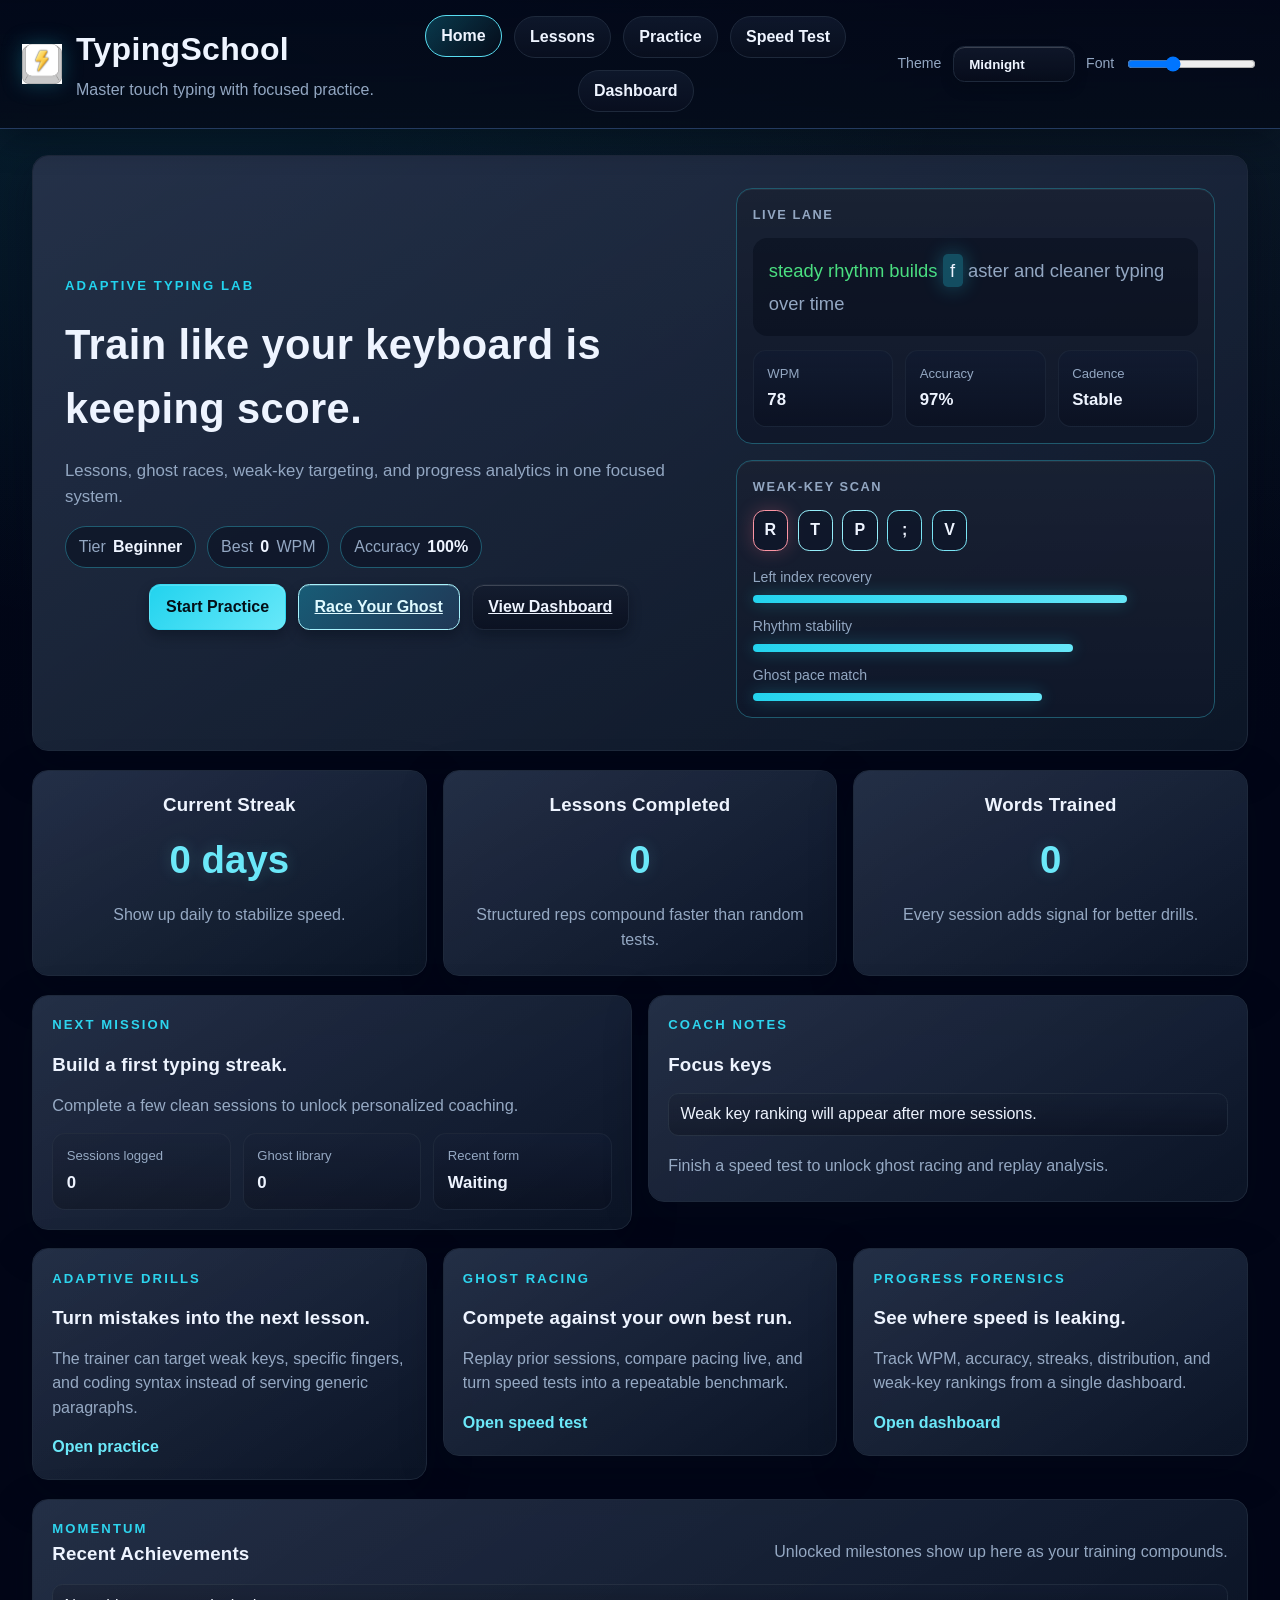
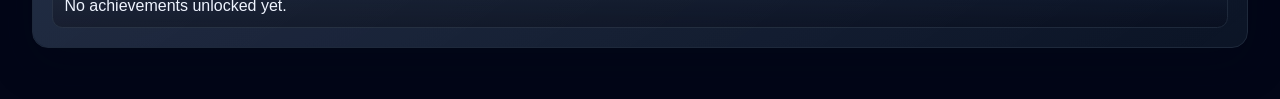
<file: index.html>
<!doctype html>
<html lang="en">
<head>
  <meta charset="UTF-8" />
  <meta name="viewport" content="width=device-width, initial-scale=1.0" />
  <title>TypingSchool | Home</title>
  <script>
    (function () {
      const prefsKey = "typingSchoolUiPrefs";
      const themeColors = {
        midnight: "#020617",
        earth: "#15160f",
        cyberpunk: "#0b0620",
        sketchbook: "#efebe3",
        "pink-lady": "#2a1022",
        "retro-game": "#0f1b25",
        "high-contrast": "#000000"
      };

      try {
        const raw = localStorage.getItem(prefsKey);
        const prefs = raw ? JSON.parse(raw) : {};
        const theme = typeof prefs.theme === "string" && prefs.theme ? prefs.theme : "midnight";
        const normalizedTheme = prefs.highContrast && theme === "midnight" ? "high-contrast" : theme;
        const fontScale = Number(prefs.fontScale) || 100;
        const backgroundColor = themeColors[normalizedTheme] || themeColors.midnight;
        const root = document.documentElement;

        root.dataset.theme = normalizedTheme;
        root.classList.toggle("high-contrast", normalizedTheme === "high-contrast");
        root.style.setProperty("--font-scale", `${fontScale}%`);
        root.style.backgroundColor = backgroundColor;
      } catch (_error) {
        document.documentElement.style.backgroundColor = "#020617";
      }
    })();
  </script>
  <link rel="stylesheet" href="css/main.css" />
</head>
<body data-page="home">
  <a class="skip-link" href="#main">Skip to content</a>
  <header class="site-header">
    <div class="brand-wrap">
      <img src="assets/typingschoologo.png" alt="TypingSchool logo" class="logo" />
      <div>
        <h1>TypingSchool</h1>
        <p class="tagline">Master touch typing with focused practice.</p>
      </div>
    </div>
    <nav aria-label="Main navigation">
      <ul class="nav-links">
        <li><a href="index.html" aria-current="page">Home</a></li>
        <li><a href="lessons.html">Lessons</a></li>
        <li><a href="practice.html">Practice</a></li>
        <li><a href="speedtest.html">Speed Test</a></li>
        <li><a href="dashboard.html">Dashboard</a></li>
      </ul>
    </nav>
    <div class="controls" aria-label="Display controls">
      <label for="themeSelect" class="font-label">Theme</label>
      <select id="themeSelect" class="btn-outline" aria-label="Select color theme"></select>
      <label for="fontScale" class="font-label">Font</label>
      <input id="fontScale" type="range" min="85" max="130" step="5" value="100" aria-label="Adjust font size" />
    </div>
  </header>

  <main id="main" class="container">
    <section class="hero hero-showcase card">
      <div class="hero-copy">
        <p class="eyebrow">Adaptive typing lab</p>
        <h2>Train like your keyboard is keeping score.</h2>
        <p class="hero-lede">Lessons, ghost races, weak-key targeting, and progress analytics in one focused system.</p>
        <div class="hero-badges" aria-label="Current progress overview">
          <span class="hero-badge">Tier <strong id="homeTier">Beginner</strong></span>
          <span class="hero-badge">Best <strong id="homeBestWpm">0</strong> WPM</span>
          <span class="hero-badge">Accuracy <strong id="homeAccuracy">0%</strong></span>
        </div>
        <div class="hero-actions">
          <a class="btn-primary" href="practice.html">Start Practice</a>
          <a class="btn-secondary" href="speedtest.html">Race Your Ghost</a>
          <a class="btn-outline" href="dashboard.html">View Dashboard</a>
        </div>
      </div>

      <div class="hero-preview" aria-hidden="true">
        <section class="preview-panel preview-terminal">
          <div class="preview-label">Live lane</div>
          <p class="preview-text">
            <span class="typed">steady rhythm builds</span>
            <span class="current">f</span>
            <span class="upcoming">aster and cleaner typing over time</span>
          </p>
          <div class="preview-metrics">
            <div><span>WPM</span><strong>78</strong></div>
            <div><span>Accuracy</span><strong>97%</strong></div>
            <div><span>Cadence</span><strong>Stable</strong></div>
          </div>
        </section>

        <section class="preview-panel preview-analysis">
          <div class="preview-label">Weak-key scan</div>
          <div class="key-chip-row">
            <span class="key-chip hot">R</span>
            <span class="key-chip warm">T</span>
            <span class="key-chip warm">P</span>
            <span class="key-chip cool">;</span>
            <span class="key-chip cool">V</span>
          </div>
          <div class="preview-bars">
            <div class="preview-bar"><span>Left index recovery</span><i style="width: 84%"></i></div>
            <div class="preview-bar"><span>Rhythm stability</span><i style="width: 72%"></i></div>
            <div class="preview-bar"><span>Ghost pace match</span><i style="width: 65%"></i></div>
          </div>
        </section>
      </div>
    </section>

    <section class="grid-3 home-stat-grid">
      <article class="card stat-card" tabindex="0">
        <h3>Current Streak</h3>
        <p id="homeStreak" class="stat-value">0 days</p>
        <p class="hint">Show up daily to stabilize speed.</p>
      </article>
      <article class="card stat-card" tabindex="0">
        <h3>Lessons Completed</h3>
        <p id="homeLessonsDone" class="stat-value">0</p>
        <p class="hint">Structured reps compound faster than random tests.</p>
      </article>
      <article class="card stat-card" tabindex="0">
        <h3>Words Trained</h3>
        <p id="homeWordsTyped" class="stat-value">0</p>
        <p class="hint">Every session adds signal for better drills.</p>
      </article>
    </section>

    <section class="grid-2 home-story-grid">
      <article class="card mission-card">
        <p class="eyebrow">Next mission</p>
        <h3 id="homeMissionTitle">Build a first typing streak.</h3>
        <p id="homeMissionText" class="mission-copy">Complete a few clean sessions to unlock personalized coaching.</p>
        <div class="mission-meta">
          <div>
            <span>Sessions logged</span>
            <strong id="homeSessionCount">0</strong>
          </div>
          <div>
            <span>Ghost library</span>
            <strong id="homeGhostCount">0</strong>
          </div>
          <div>
            <span>Recent form</span>
            <strong id="homeRecentForm">Waiting</strong>
          </div>
        </div>
      </article>

      <article class="card coach-card">
        <p class="eyebrow">Coach notes</p>
        <h3>Focus keys</h3>
        <ul id="homeWeakKeys" class="achievement-list key-insight-list" aria-live="polite"></ul>
        <p id="homeGhostStatus" class="hint">Finish a speed test to unlock ghost racing and replay analysis.</p>
      </article>
    </section>

    <section class="grid-3 feature-showcase">
      <article class="card feature-card">
        <p class="eyebrow">Adaptive drills</p>
        <h3>Turn mistakes into the next lesson.</h3>
        <p>The trainer can target weak keys, specific fingers, and coding syntax instead of serving generic paragraphs.</p>
        <a class="text-link" href="practice.html">Open practice</a>
      </article>
      <article class="card feature-card">
        <p class="eyebrow">Ghost racing</p>
        <h3>Compete against your own best run.</h3>
        <p>Replay prior sessions, compare pacing live, and turn speed tests into a repeatable benchmark.</p>
        <a class="text-link" href="speedtest.html">Open speed test</a>
      </article>
      <article class="card feature-card">
        <p class="eyebrow">Progress forensics</p>
        <h3>See where speed is leaking.</h3>
        <p>Track WPM, accuracy, streaks, distribution, and weak-key rankings from a single dashboard.</p>
        <a class="text-link" href="dashboard.html">Open dashboard</a>
      </article>
    </section>

    <section class="card">
      <div class="section-heading">
        <div>
          <p class="eyebrow">Momentum</p>
          <h3>Recent Achievements</h3>
        </div>
        <p class="hint">Unlocked milestones show up here as your training compounds.</p>
      </div>
      <ul id="homeAchievements" class="achievement-list" aria-live="polite"></ul>
    </section>
  </main>

  <script src="js/achievementSystem.js"></script>
  <script src="js/progressTracker.js"></script>
  <script src="js/skillRanking.js"></script>
  <script src="js/chartRenderer.js"></script>
  <script src="js/statsEngine.js"></script>
  <script src="js/uiController.js"></script>
</body>
</html>
</file>
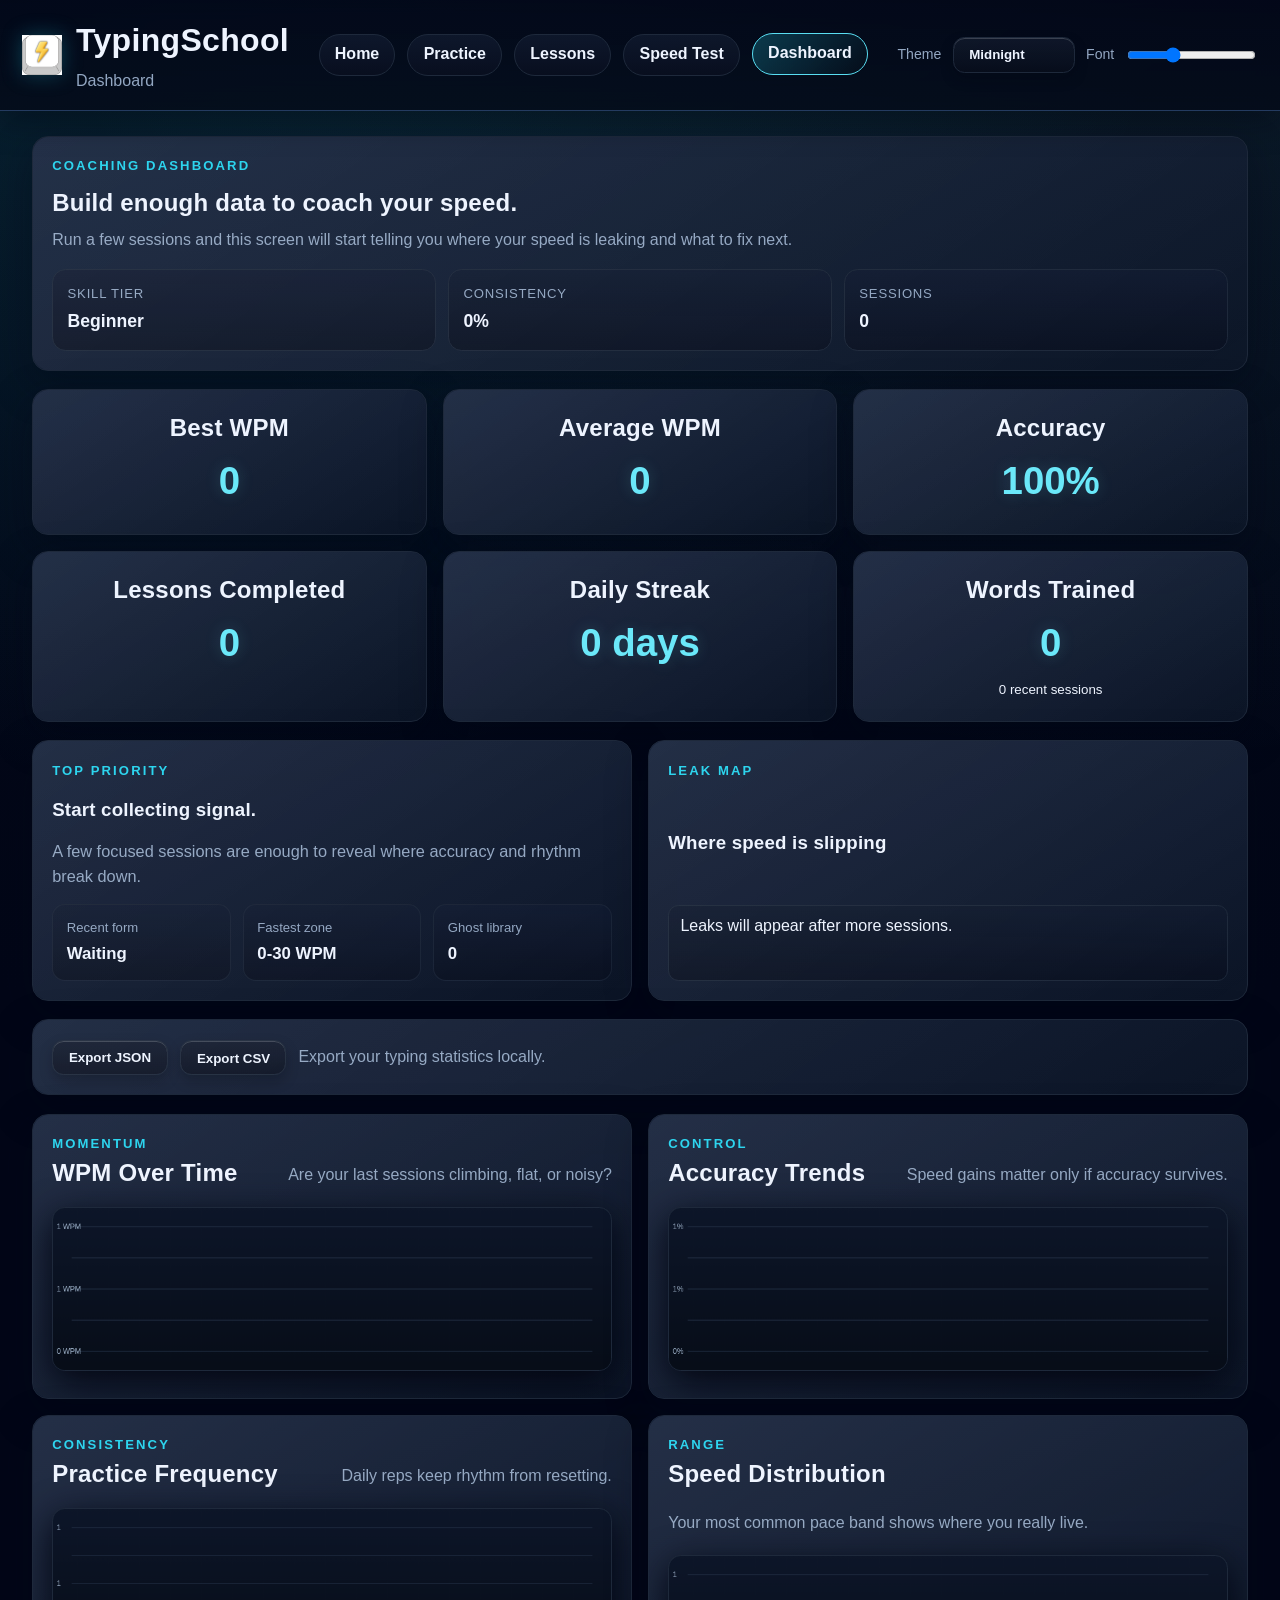
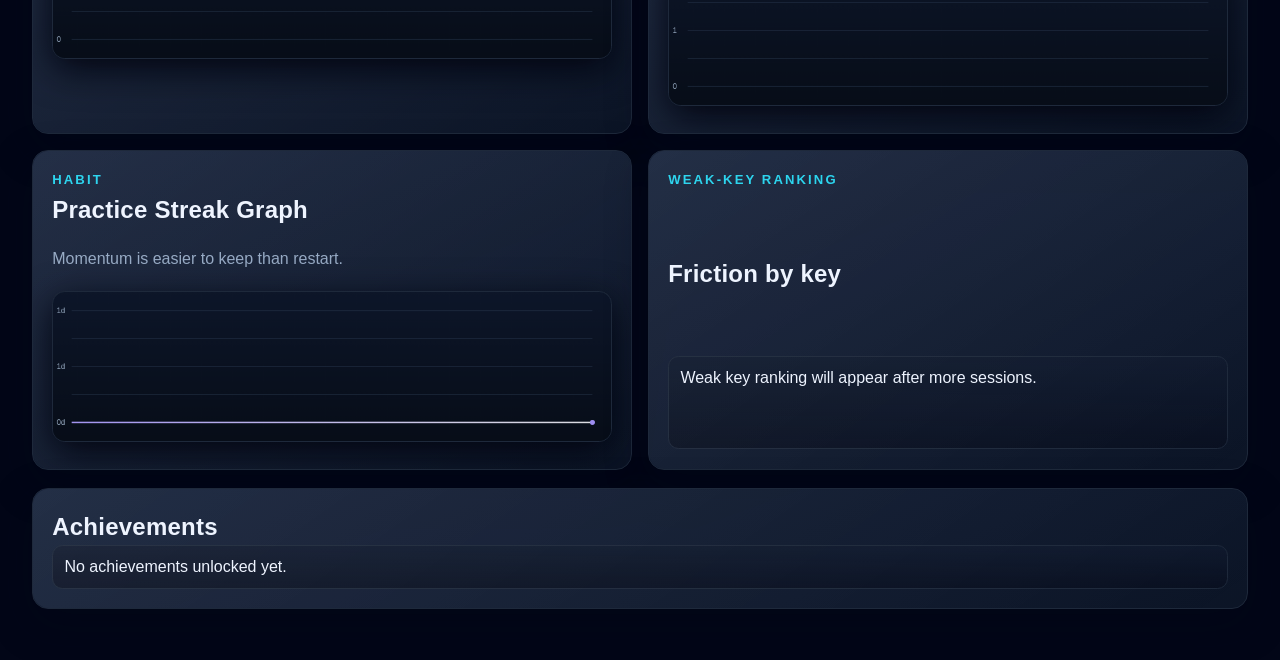
<file: dashboard.html>
<!doctype html>
<html lang="en">
<head>
  <meta charset="UTF-8" />
  <meta name="viewport" content="width=device-width, initial-scale=1.0" />
  <title>TypingSchool | Dashboard</title>
  <script>
    (function () {
      const prefsKey = "typingSchoolUiPrefs";
      const themeColors = {
        midnight: "#020617",
        earth: "#15160f",
        cyberpunk: "#0b0620",
        sketchbook: "#efebe3",
        "pink-lady": "#2a1022",
        "retro-game": "#0f1b25",
        "high-contrast": "#000000"
      };

      try {
        const raw = localStorage.getItem(prefsKey);
        const prefs = raw ? JSON.parse(raw) : {};
        const theme = typeof prefs.theme === "string" && prefs.theme ? prefs.theme : "midnight";
        const normalizedTheme = prefs.highContrast && theme === "midnight" ? "high-contrast" : theme;
        const fontScale = Number(prefs.fontScale) || 100;
        const backgroundColor = themeColors[normalizedTheme] || themeColors.midnight;
        const root = document.documentElement;

        root.dataset.theme = normalizedTheme;
        root.classList.toggle("high-contrast", normalizedTheme === "high-contrast");
        root.style.setProperty("--font-scale", `${fontScale}%`);
        root.style.backgroundColor = backgroundColor;
      } catch (_error) {
        document.documentElement.style.backgroundColor = "#020617";
      }
    })();
  </script>
  <link rel="stylesheet" href="css/main.css" />
  <link rel="stylesheet" href="css/dashboard.css" />
</head>
<body data-page="dashboard">
  <a class="skip-link" href="#main">Skip to content</a>
  <header class="site-header">
    <div class="brand-wrap">
      <img src="assets/typingschoologo.png" alt="TypingSchool logo" class="logo" />
      <div>
        <h1>TypingSchool</h1>
        <p class="tagline">Dashboard</p>
      </div>
    </div>
    <nav aria-label="Main navigation">
      <ul class="nav-links">
        <li><a href="index.html">Home</a></li>
        <li><a href="practice.html">Practice</a></li>
        <li><a href="lessons.html">Lessons</a></li>
        <li><a href="speedtest.html">Speed Test</a></li>
        <li><a href="dashboard.html" aria-current="page">Dashboard</a></li>
      </ul>
    </nav>
    <div class="controls" aria-label="Display controls">
      <label for="themeSelect" class="font-label">Theme</label>
      <select id="themeSelect" class="btn-outline" aria-label="Select color theme"></select>
      <label for="fontScale" class="font-label">Font</label>
      <input id="fontScale" type="range" min="85" max="130" step="5" value="100" aria-label="Adjust font size" />
    </div>
  </header>

  <main id="main" class="container">
    <section class="card dashboard-hero">
      <div class="dashboard-hero-copy">
        <p class="eyebrow">Coaching dashboard</p>
        <h2 id="dashHeroTitle">Build enough data to coach your speed.</h2>
        <p id="dashHeroText" class="hint">Run a few sessions and this screen will start telling you where your speed is leaking and what to fix next.</p>
      </div>
      <div class="dashboard-hero-meta">
        <div>
          <span>Skill tier</span>
          <strong id="dashTier">Beginner</strong>
        </div>
        <div>
          <span>Consistency</span>
          <strong id="dashConsistency">0%</strong>
        </div>
        <div>
          <span>Sessions</span>
          <strong id="dashSessionCount">0</strong>
        </div>
      </div>
    </section>

    <section class="grid-3 stats-grid">
      <article class="card stat-card"><h2>Best WPM</h2><p id="dashBestWpm" class="stat-value">0</p></article>
      <article class="card stat-card"><h2>Average WPM</h2><p id="dashAverageWpm" class="stat-value">0</p></article>
      <article class="card stat-card"><h2>Accuracy</h2><p id="dashAccuracy" class="stat-value">0%</p></article>
      <article class="card stat-card"><h2>Lessons Completed</h2><p id="dashLessons" class="stat-value">0</p></article>
      <article class="card stat-card"><h2>Daily Streak</h2><p id="dashStreak" class="stat-value">0 days</p></article>
      <article class="card stat-card"><h2>Words Trained</h2><p id="dashWordsTyped" class="stat-value">0</p><small id="dashRecentGain">0 recent sessions</small></article>
    </section>

    <section class="grid-2 coaching-grid">
      <article class="card coach-card">
        <p class="eyebrow">Top priority</p>
        <h3 id="dashPriorityTitle">Start collecting signal.</h3>
        <p id="dashPriorityText" class="mission-copy">A few focused sessions are enough to reveal where accuracy and rhythm break down.</p>
        <div class="mission-meta">
          <div>
            <span>Recent form</span>
            <strong id="dashRecentForm">Waiting</strong>
          </div>
          <div>
            <span>Fastest zone</span>
            <strong id="dashBestZone">0-30 WPM</strong>
          </div>
          <div>
            <span>Ghost library</span>
            <strong id="dashGhostCount">0</strong>
          </div>
        </div>
      </article>

      <article class="card coach-card">
        <p class="eyebrow">Leak map</p>
        <h3>Where speed is slipping</h3>
        <ul id="dashLeakList" class="achievement-list" aria-live="polite"></ul>
      </article>
    </section>

    <section class="card action-row">
      <button id="exportJsonBtn" class="btn-outline" type="button">Export JSON</button>
      <button id="exportCsvBtn" class="btn-outline" type="button">Export CSV</button>
      <p class="hint">Export your typing statistics locally.</p>
    </section>

    <section class="charts-grid">
      <section class="card chart-card">
        <div class="section-heading">
          <div>
            <p class="eyebrow">Momentum</p>
            <h2>WPM Over Time</h2>
          </div>
          <p class="hint">Are your last sessions climbing, flat, or noisy?</p>
        </div>
        <canvas id="wpmChart" width="900" height="260" aria-label="WPM history chart"></canvas>
      </section>

      <section class="card chart-card">
        <div class="section-heading">
          <div>
            <p class="eyebrow">Control</p>
            <h2>Accuracy Trends</h2>
          </div>
          <p class="hint">Speed gains matter only if accuracy survives.</p>
        </div>
        <canvas id="accuracyChart" width="900" height="260" aria-label="Accuracy history chart"></canvas>
      </section>

      <section class="card chart-card">
        <div class="section-heading">
          <div>
            <p class="eyebrow">Consistency</p>
            <h2>Practice Frequency</h2>
          </div>
          <p class="hint">Daily reps keep rhythm from resetting.</p>
        </div>
        <canvas id="frequencyChart" width="900" height="240" aria-label="Daily practice frequency chart"></canvas>
      </section>

      <section class="card chart-card">
        <div class="section-heading">
          <div>
            <p class="eyebrow">Range</p>
            <h2>Speed Distribution</h2>
          </div>
          <p class="hint">Your most common pace band shows where you really live.</p>
        </div>
        <canvas id="distributionChart" width="900" height="240" aria-label="Speed distribution chart"></canvas>
      </section>

      <section class="card chart-card">
        <div class="section-heading">
          <div>
            <p class="eyebrow">Habit</p>
            <h2>Practice Streak Graph</h2>
          </div>
          <p class="hint">Momentum is easier to keep than restart.</p>
        </div>
        <canvas id="streakGraph" width="900" height="240" aria-label="Practice streak graph"></canvas>
      </section>

      <section class="card coach-card">
        <p class="eyebrow">Weak-key ranking</p>
        <h2>Friction by key</h2>
        <ul id="dashWeakKeys" class="achievement-list"></ul>
      </section>
    </section>

    <section class="card">
      <h2>Achievements</h2>
      <ul id="dashAchievements" class="achievement-list"></ul>
    </section>
  </main>

  <script src="js/achievementSystem.js"></script>
  <script src="js/progressTracker.js"></script>
  <script src="js/skillRanking.js"></script>
  <script src="js/sessionExporter.js"></script>
  <script src="js/chartRenderer.js"></script>
  <script src="js/statsEngine.js"></script>
  <script src="js/uiController.js"></script>
</body>
</html>
</file>
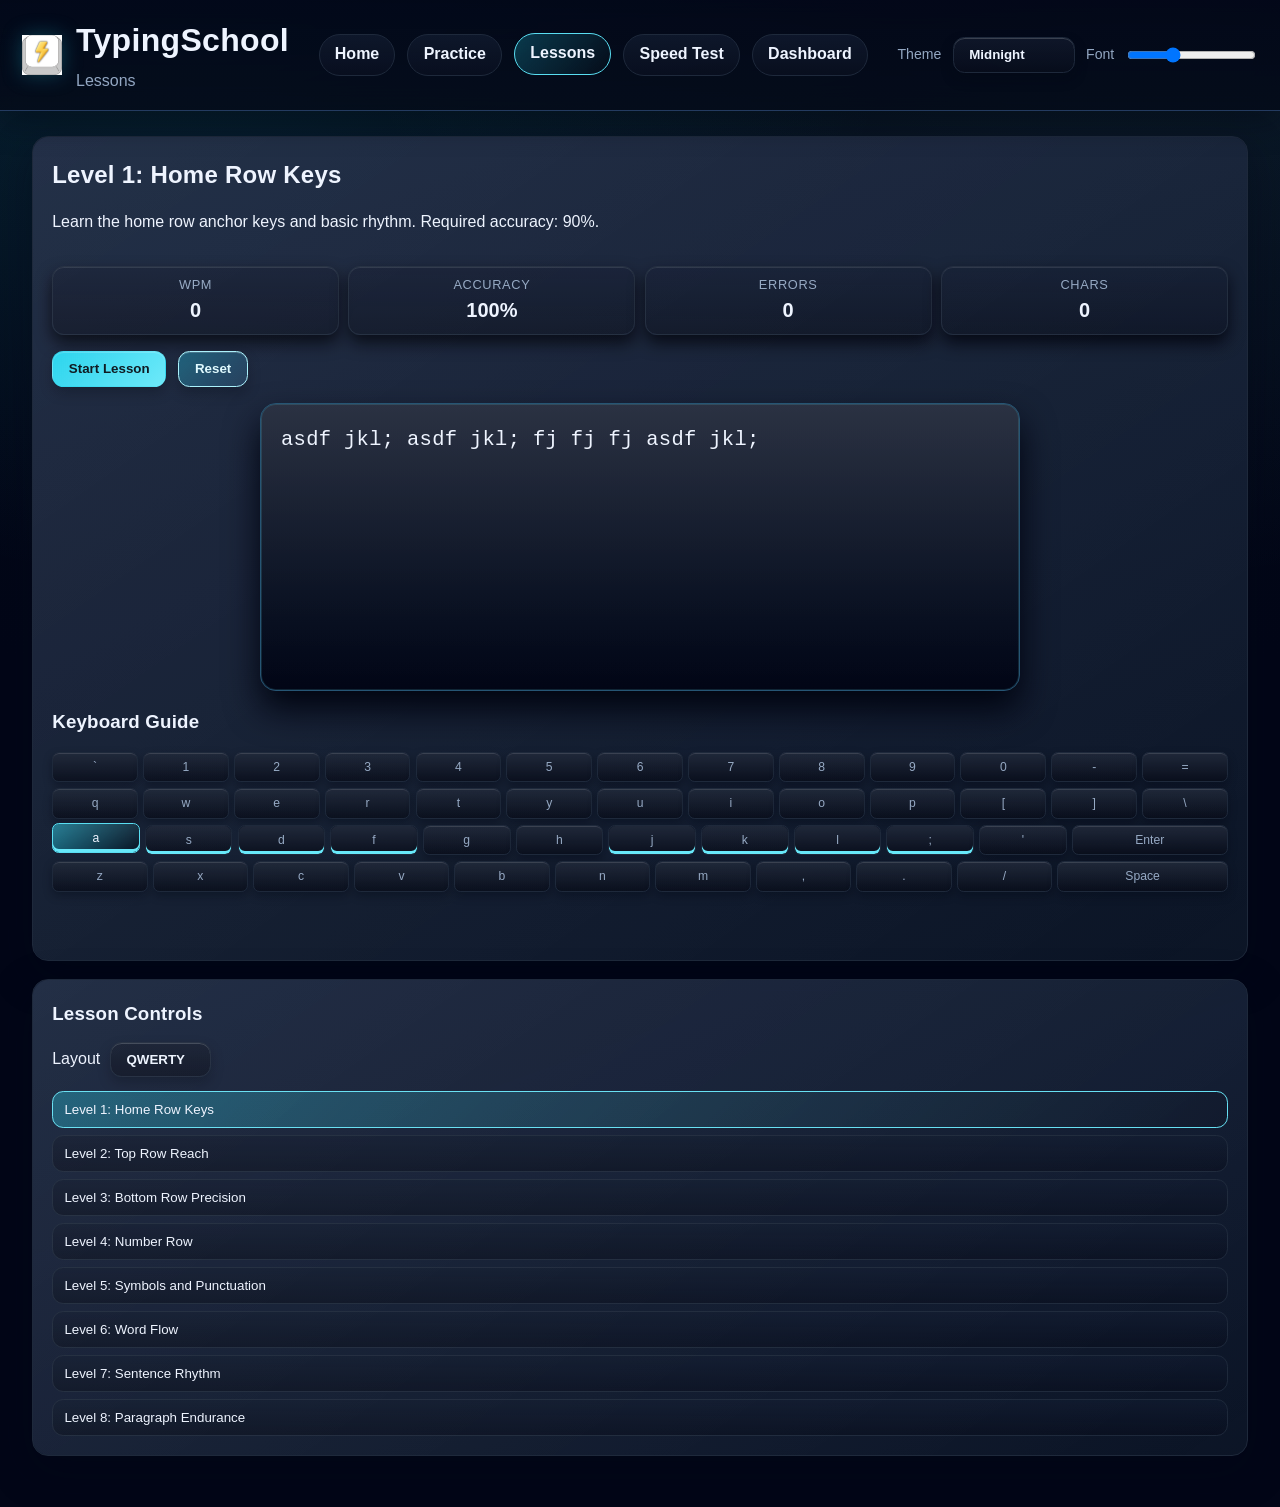
<file: lessons.html>
<!doctype html>
<html lang="en">
<head>
  <meta charset="UTF-8" />
  <meta name="viewport" content="width=device-width, initial-scale=1.0" />
  <title>TypingSchool | Lessons</title>
  <script>
    (function () {
      const prefsKey = "typingSchoolUiPrefs";
      const themeColors = {
        midnight: "#020617",
        earth: "#15160f",
        cyberpunk: "#0b0620",
        sketchbook: "#efebe3",
        "pink-lady": "#2a1022",
        "retro-game": "#0f1b25",
        "high-contrast": "#000000"
      };

      try {
        const raw = localStorage.getItem(prefsKey);
        const prefs = raw ? JSON.parse(raw) : {};
        const theme = typeof prefs.theme === "string" && prefs.theme ? prefs.theme : "midnight";
        const normalizedTheme = prefs.highContrast && theme === "midnight" ? "high-contrast" : theme;
        const fontScale = Number(prefs.fontScale) || 100;
        const backgroundColor = themeColors[normalizedTheme] || themeColors.midnight;
        const root = document.documentElement;

        root.dataset.theme = normalizedTheme;
        root.classList.toggle("high-contrast", normalizedTheme === "high-contrast");
        root.style.setProperty("--font-scale", `${fontScale}%`);
        root.style.backgroundColor = backgroundColor;
      } catch (_error) {
        document.documentElement.style.backgroundColor = "#020617";
      }
    })();
  </script>
  <link rel="stylesheet" href="css/main.css" />
  <link rel="stylesheet" href="css/typing.css" />
  <link rel="stylesheet" href="css/keyboard.css" />
</head>
<body data-page="lessons">
  <a class="skip-link" href="#main">Skip to content</a>
  <header class="site-header">
    <div class="brand-wrap">
      <img src="assets/typingschoologo.png" alt="TypingSchool logo" class="logo" />
      <div>
        <h1>TypingSchool</h1>
        <p class="tagline">Lessons</p>
      </div>
    </div>
    <nav aria-label="Main navigation">
      <ul class="nav-links">
        <li><a href="index.html">Home</a></li>
        <li><a href="practice.html">Practice</a></li>
        <li><a href="lessons.html" aria-current="page">Lessons</a></li>
        <li><a href="speedtest.html">Speed Test</a></li>
        <li><a href="dashboard.html">Dashboard</a></li>
      </ul>
    </nav>
    <div class="controls" aria-label="Display controls">
      <label for="themeSelect" class="font-label">Theme</label>
      <select id="themeSelect" class="btn-outline" aria-label="Select color theme"></select>
      <label for="fontScale" class="font-label">Font</label>
      <input id="fontScale" type="range" min="85" max="130" step="5" value="100" aria-label="Adjust font size" />
    </div>
  </header>

  <main id="main" class="container">
    <section class="card typing-primary">
      <header>
        <h2 id="lessonTitle">Select a lesson</h2>
        <p id="lessonDescription">Choose a lesson from the curriculum panel below.</p>
      </header>

      <section class="metrics-row" aria-label="Lesson metrics">
        <div><span>WPM</span><strong id="metricWpm">0</strong></div>
        <div><span>Accuracy</span><strong id="metricAccuracy">100%</strong></div>
        <div><span>Errors</span><strong id="metricErrors">0</strong></div>
        <div><span>Chars</span><strong id="metricChars">0</strong></div>
      </section>

      <div class="action-row">
        <button id="startLessonBtn" class="btn-primary" type="button">Start Lesson</button>
        <button id="resetLessonBtn" class="btn-secondary" type="button">Reset</button>
      </div>

      <div id="typingArea" class="typing-target" tabindex="0" aria-label="Typing target" role="region"></div>
      <h3>Keyboard Guide</h3>
      <div id="keyboardMount"></div>

      <div id="lessonFeedback" class="feedback" aria-live="polite"></div>
    </section>

    <section class="tool-grid">
      <section class="card secondary-tools">
        <h3>Lesson Controls</h3>
        <div class="secondary-toolbar">
          <label for="layoutSelect">Layout</label>
          <select id="layoutSelect" class="btn-outline"></select>
        </div>
        <ul id="lessonList" class="lesson-list" aria-label="Lesson list"></ul>
      </section>
    </section>
  </main>

  <script src="js/achievementSystem.js"></script>
  <script src="js/progressTracker.js"></script>
  <script src="js/layoutManager.js"></script>
  <script src="js/heatmapEngine.js"></script>
  <script src="js/typingEngine.js"></script>
  <script src="js/lessonEngine.js"></script>
  <script src="js/keyboardVisual.js"></script>
  <script src="js/uiController.js"></script>
</body>
</html>
</file>
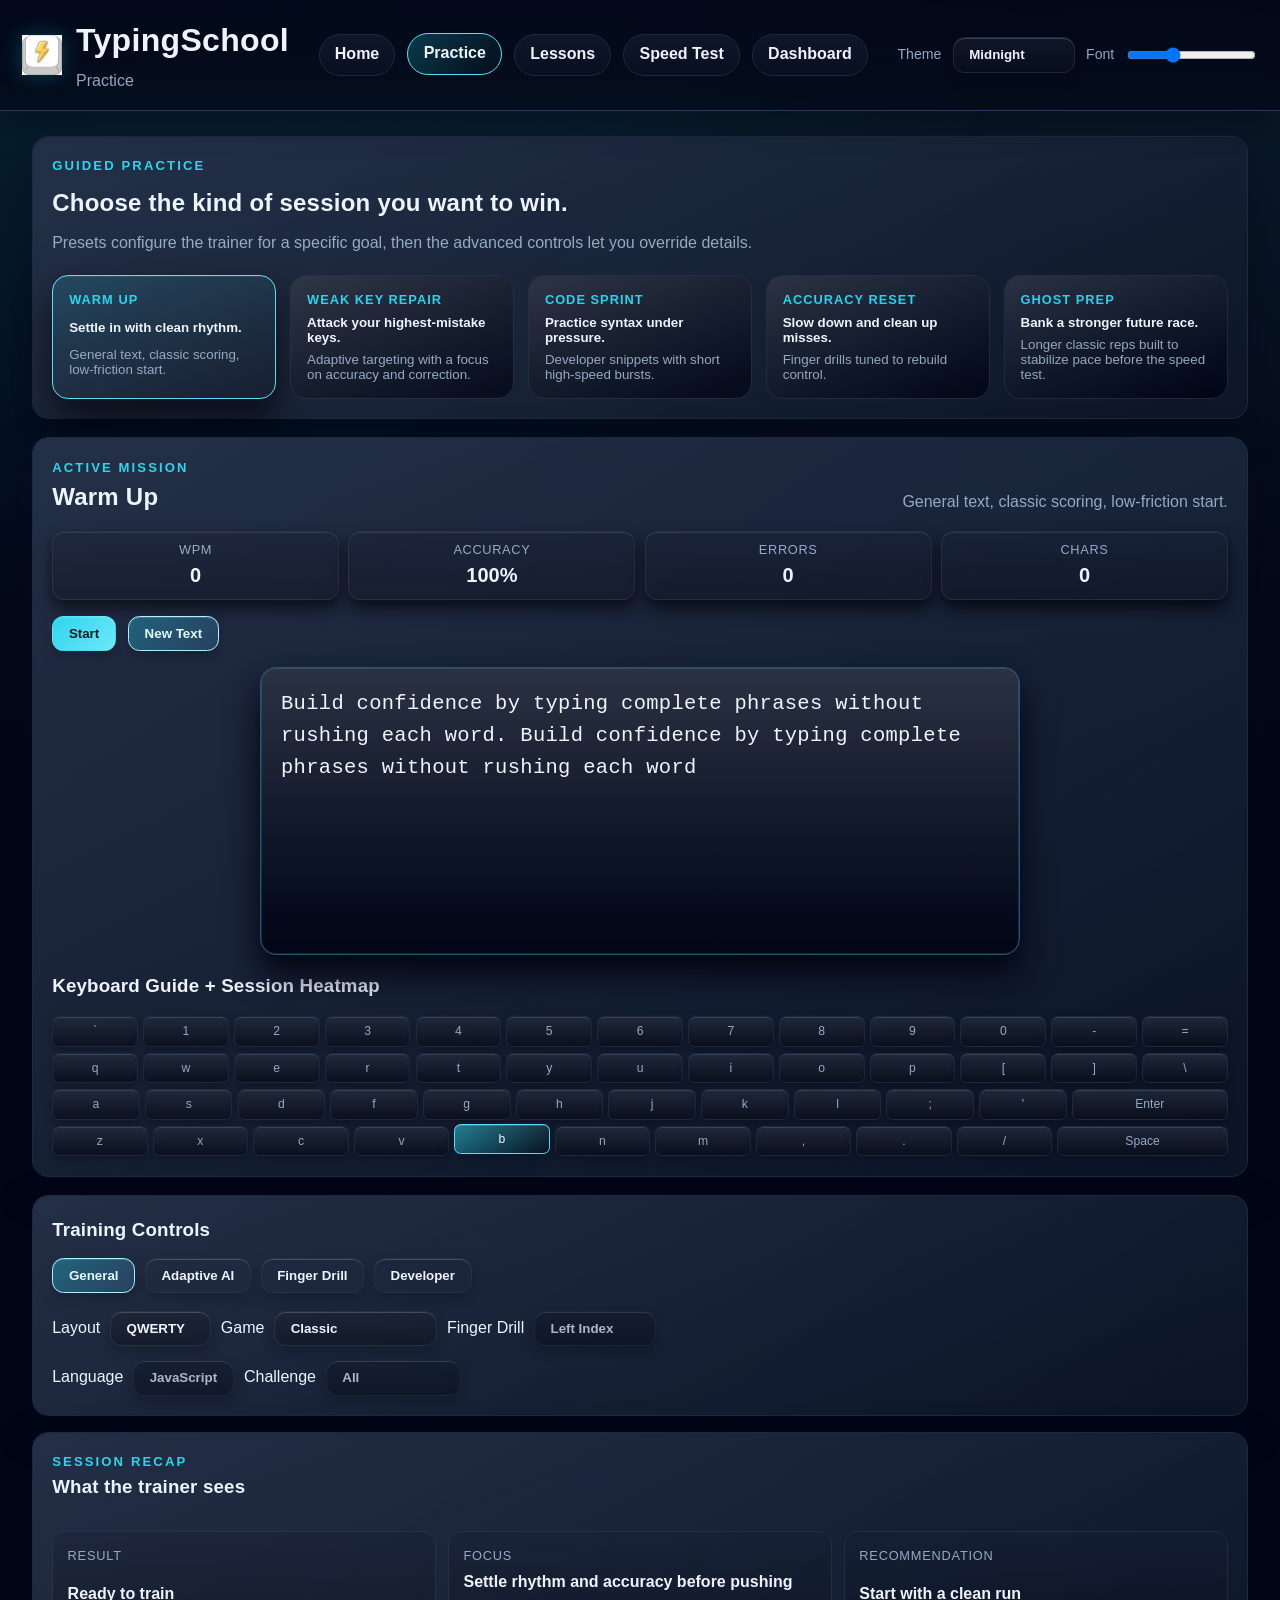
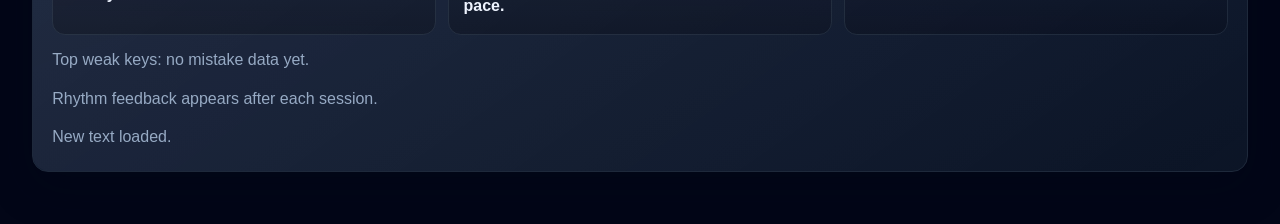
<file: practice.html>
<!doctype html>
<html lang="en">
<head>
  <meta charset="UTF-8" />
  <meta name="viewport" content="width=device-width, initial-scale=1.0" />
  <title>TypingSchool | Practice</title>
  <script>
    (function () {
      const prefsKey = "typingSchoolUiPrefs";
      const themeColors = {
        midnight: "#020617",
        earth: "#15160f",
        cyberpunk: "#0b0620",
        sketchbook: "#efebe3",
        "pink-lady": "#2a1022",
        "retro-game": "#0f1b25",
        "high-contrast": "#000000"
      };

      try {
        const raw = localStorage.getItem(prefsKey);
        const prefs = raw ? JSON.parse(raw) : {};
        const theme = typeof prefs.theme === "string" && prefs.theme ? prefs.theme : "midnight";
        const normalizedTheme = prefs.highContrast && theme === "midnight" ? "high-contrast" : theme;
        const fontScale = Number(prefs.fontScale) || 100;
        const backgroundColor = themeColors[normalizedTheme] || themeColors.midnight;
        const root = document.documentElement;

        root.dataset.theme = normalizedTheme;
        root.classList.toggle("high-contrast", normalizedTheme === "high-contrast");
        root.style.setProperty("--font-scale", `${fontScale}%`);
        root.style.backgroundColor = backgroundColor;
      } catch (_error) {
        document.documentElement.style.backgroundColor = "#020617";
      }
    })();
  </script>
  <link rel="stylesheet" href="css/main.css" />
  <link rel="stylesheet" href="css/typing.css" />
  <link rel="stylesheet" href="css/keyboard.css" />
</head>
<body data-page="practice">
  <a class="skip-link" href="#main">Skip to content</a>
  <header class="site-header">
    <div class="brand-wrap">
      <img src="assets/typingschoologo.png" alt="TypingSchool logo" class="logo" />
      <div>
        <h1>TypingSchool</h1>
        <p class="tagline">Practice</p>
      </div>
    </div>
    <nav aria-label="Main navigation">
      <ul class="nav-links">
        <li><a href="index.html">Home</a></li>
        <li><a href="practice.html" aria-current="page">Practice</a></li>
        <li><a href="lessons.html">Lessons</a></li>
        <li><a href="speedtest.html">Speed Test</a></li>
        <li><a href="dashboard.html">Dashboard</a></li>
      </ul>
    </nav>
    <div class="controls" aria-label="Display controls">
      <label for="themeSelect" class="font-label">Theme</label>
      <select id="themeSelect" class="btn-outline" aria-label="Select color theme"></select>
      <label for="fontScale" class="font-label">Font</label>
      <input id="fontScale" type="range" min="85" max="130" step="5" value="100" aria-label="Adjust font size" />
    </div>
  </header>

  <main id="main" class="container">
    <section class="card practice-intro">
      <div class="practice-intro-copy">
        <p class="eyebrow">Guided practice</p>
        <h2>Choose the kind of session you want to win.</h2>
        <p class="hint">Presets configure the trainer for a specific goal, then the advanced controls let you override details.</p>
      </div>

      <div class="preset-grid" role="group" aria-label="Practice presets">
        <button class="preset-card active" data-practice-preset="warmup" type="button">
          <span class="preset-kicker">Warm Up</span>
          <strong>Settle in with clean rhythm.</strong>
          <span>General text, classic scoring, low-friction start.</span>
        </button>
        <button class="preset-card" data-practice-preset="weak_keys" type="button">
          <span class="preset-kicker">Weak Key Repair</span>
          <strong>Attack your highest-mistake keys.</strong>
          <span>Adaptive targeting with a focus on accuracy and correction.</span>
        </button>
        <button class="preset-card" data-practice-preset="code_sprint" type="button">
          <span class="preset-kicker">Code Sprint</span>
          <strong>Practice syntax under pressure.</strong>
          <span>Developer snippets with short high-speed bursts.</span>
        </button>
        <button class="preset-card" data-practice-preset="accuracy_reset" type="button">
          <span class="preset-kicker">Accuracy Reset</span>
          <strong>Slow down and clean up misses.</strong>
          <span>Finger drills tuned to rebuild control.</span>
        </button>
        <button class="preset-card" data-practice-preset="ghost_prep" type="button">
          <span class="preset-kicker">Ghost Prep</span>
          <strong>Bank a stronger future race.</strong>
          <span>Longer classic reps built to stabilize pace before the speed test.</span>
        </button>
      </div>
    </section>

    <section class="card typing-primary">
      <div class="practice-topline">
        <div>
          <p class="eyebrow">Active mission</p>
          <h2 id="practicePresetTitle">Warm Up</h2>
        </div>
        <p id="practicePresetSummary" class="hint">General text, classic scoring, low-friction start.</p>
      </div>
      <section class="metrics-row" aria-label="Practice metrics">
        <div><span>WPM</span><strong id="metricWpm">0</strong></div>
        <div><span>Accuracy</span><strong id="metricAccuracy">100%</strong></div>
        <div><span>Errors</span><strong id="metricErrors">0</strong></div>
        <div><span>Chars</span><strong id="metricChars">0</strong></div>
      </section>

      <div class="action-row">
        <button id="startPracticeBtn" class="btn-primary" type="button">Start</button>
        <button id="newPracticeBtn" class="btn-secondary" type="button">New Text</button>
      </div>

      <div id="typingArea" class="typing-target" tabindex="0" aria-label="Practice typing area"></div>
      <h3>Keyboard Guide + Session Heatmap</h3>
      <div id="keyboardMount"></div>
    </section>

    <section class="practice-side-grid practice-controls-layout">
      <section class="card secondary-tools">
        <h3>Training Controls</h3>
        <div class="secondary-toolbar duration-row" role="group" aria-label="Practice mode">
          <button class="duration-btn active" data-practice-mode="general" type="button">General</button>
          <button class="duration-btn" data-practice-mode="adaptive" type="button">Adaptive AI</button>
          <button class="duration-btn" data-practice-mode="finger" type="button">Finger Drill</button>
          <button class="duration-btn" data-practice-mode="developer" type="button">Developer</button>
        </div>

        <div class="secondary-toolbar">
          <label for="layoutSelect">Layout</label>
          <select id="layoutSelect" class="btn-outline"></select>

          <label for="gameModeSelect">Game</label>
          <select id="gameModeSelect" class="btn-outline">
            <option value="classic">Classic</option>
            <option value="survival">Survival</option>
            <option value="elimination">Mistake Elimination</option>
            <option value="burst">Speed Burst</option>
            <option value="marathon">Paragraph Marathon</option>
          </select>

          <label for="fingerDrillSelect">Finger Drill</label>
          <select id="fingerDrillSelect" class="btn-outline" disabled>
            <option value="left_index">Left Index</option>
            <option value="right_pinky">Right Pinky</option>
            <option value="shift">Shift Exercise</option>
            <option value="left_pinky">Left Pinky</option>
            <option value="right_index">Right Index</option>
          </select>
        </div>

        <div class="secondary-toolbar">
          <label for="codeLanguageSelect">Language</label>
          <select id="codeLanguageSelect" class="btn-outline" disabled>
            <option value="javascript">JavaScript</option>
            <option value="python">Python</option>
            <option value="html">HTML</option>
            <option value="css">CSS</option>
          </select>

          <label for="challengeTypeSelect">Challenge</label>
          <select id="challengeTypeSelect" class="btn-outline" disabled>
            <option value="all">All</option>
            <option value="debugging">Debugging</option>
            <option value="refactoring">Refactoring</option>
            <option value="comprehension">Comprehension</option>
          </select>
        </div>
      </section>

      <section class="card practice-status" aria-live="polite">
        <div class="session-recap">
          <div class="section-heading">
            <div>
              <p class="eyebrow">Session recap</p>
              <h3>What the trainer sees</h3>
            </div>
          </div>
          <div class="recap-grid">
            <div>
              <span>Result</span>
              <strong id="practiceResultHeadline">Waiting to start</strong>
            </div>
            <div>
              <span>Focus</span>
              <strong id="practiceResultFocus">Set a mission</strong>
            </div>
            <div>
              <span>Recommendation</span>
              <strong id="practiceResultNext">Start with a clean run</strong>
            </div>
          </div>
        </div>
        <p id="adaptiveSummary" class="hint">Top weak keys: no mistake data yet.</p>
        <p id="rhythmFeedback" class="hint">Rhythm feedback appears after each session.</p>
        <div id="practiceFeedback" class="feedback"></div>
      </section>
    </section>

  </main>

  <script src="js/achievementSystem.js"></script>
  <script src="js/progressTracker.js"></script>
  <script src="js/layoutManager.js"></script>
  <script src="js/lessonGenerator.js"></script>
  <script src="js/adaptiveTrainer.js"></script>
  <script src="js/heatmapEngine.js"></script>
  <script src="js/rhythmAnalyzer.js"></script>
  <script src="js/gameModes.js"></script>
  <script src="js/typingEngine.js"></script>
  <script src="js/keyboardVisual.js"></script>
  <script src="js/uiController.js"></script>
</body>
</html>
</file>
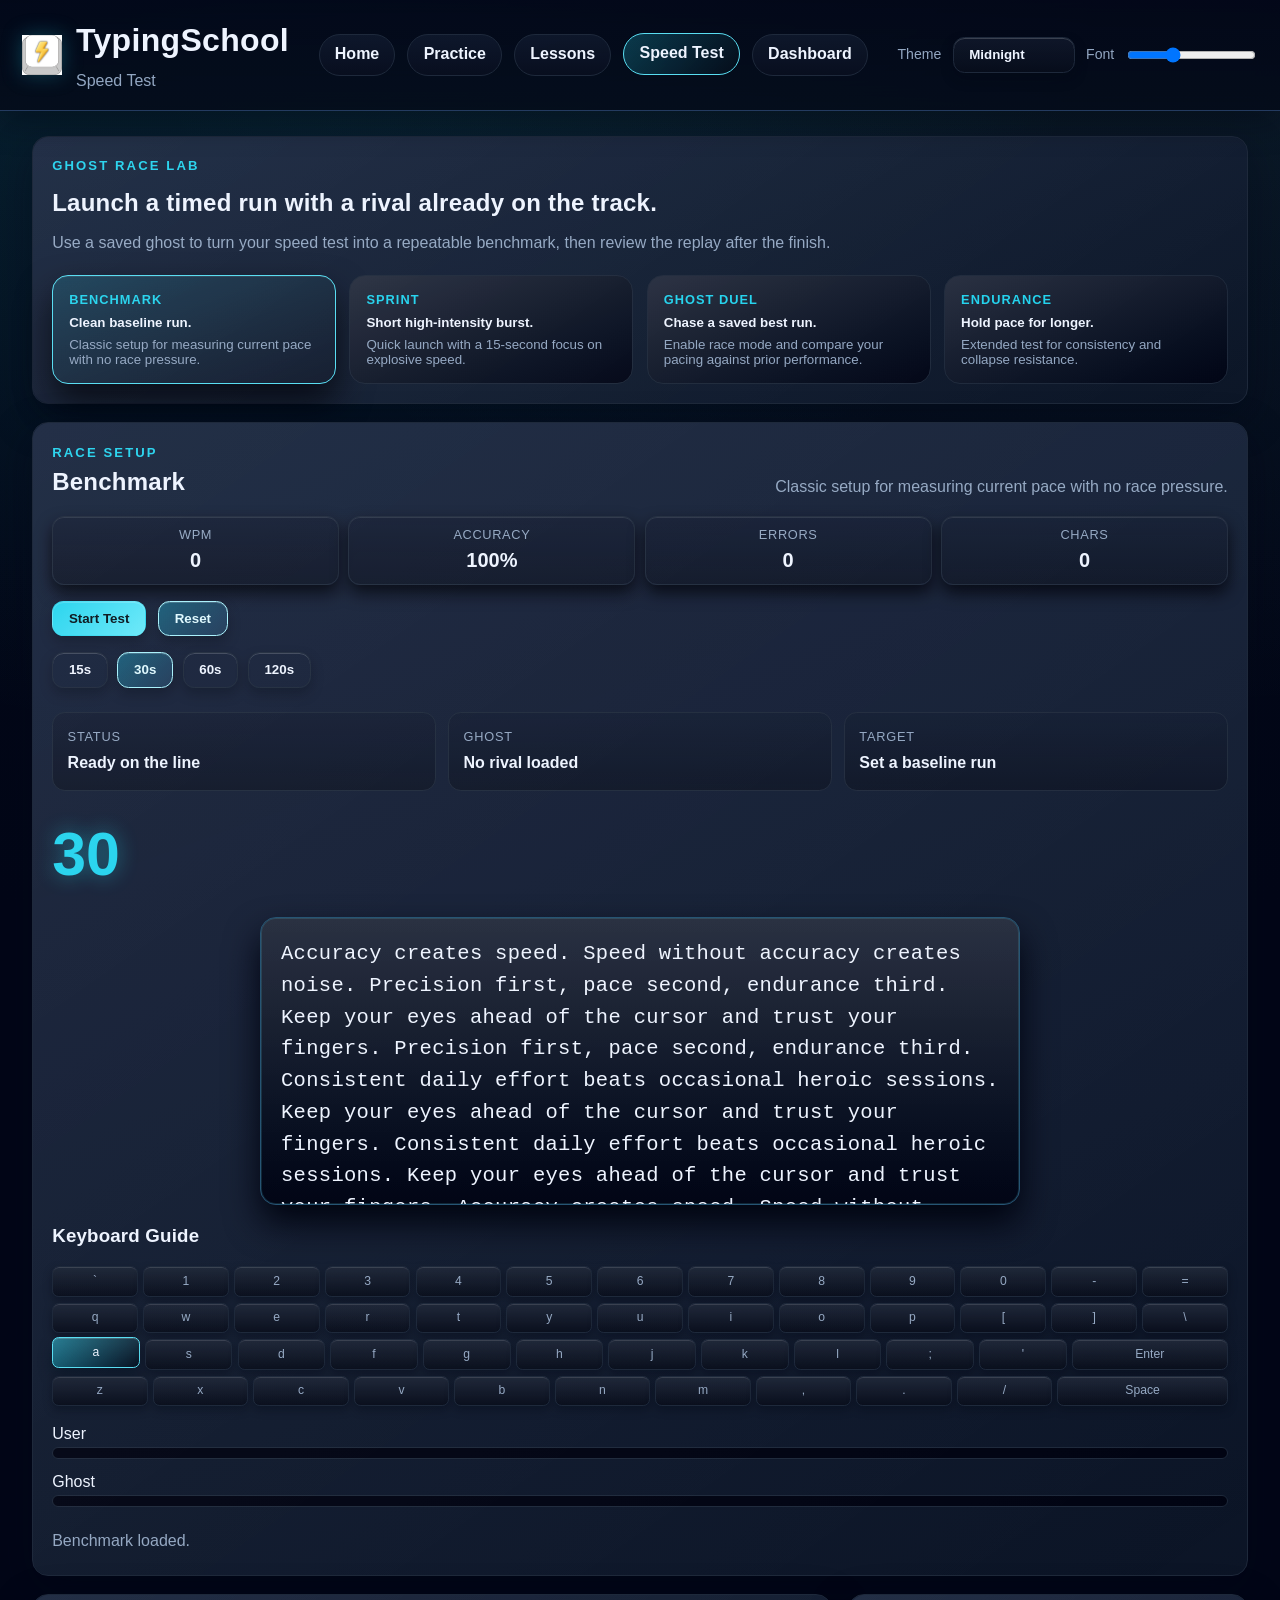
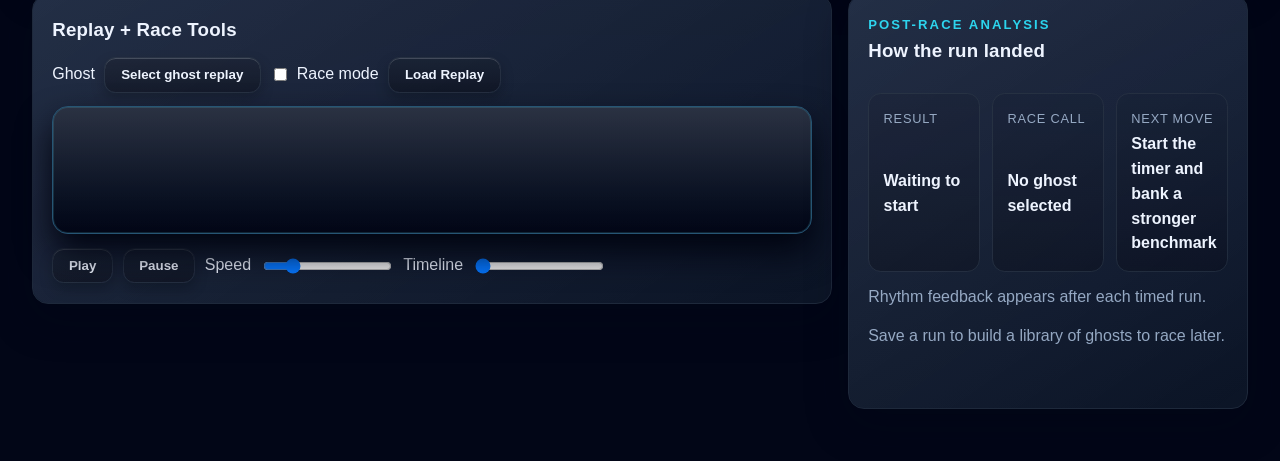
<file: speedtest.html>
<!doctype html>
<html lang="en">
<head>
  <meta charset="UTF-8" />
  <meta name="viewport" content="width=device-width, initial-scale=1.0" />
  <title>TypingSchool | Speed Test</title>
  <script>
    (function () {
      const prefsKey = "typingSchoolUiPrefs";
      const themeColors = {
        midnight: "#020617",
        earth: "#15160f",
        cyberpunk: "#0b0620",
        sketchbook: "#efebe3",
        "pink-lady": "#2a1022",
        "retro-game": "#0f1b25",
        "high-contrast": "#000000"
      };

      try {
        const raw = localStorage.getItem(prefsKey);
        const prefs = raw ? JSON.parse(raw) : {};
        const theme = typeof prefs.theme === "string" && prefs.theme ? prefs.theme : "midnight";
        const normalizedTheme = prefs.highContrast && theme === "midnight" ? "high-contrast" : theme;
        const fontScale = Number(prefs.fontScale) || 100;
        const backgroundColor = themeColors[normalizedTheme] || themeColors.midnight;
        const root = document.documentElement;

        root.dataset.theme = normalizedTheme;
        root.classList.toggle("high-contrast", normalizedTheme === "high-contrast");
        root.style.setProperty("--font-scale", `${fontScale}%`);
        root.style.backgroundColor = backgroundColor;
      } catch (_error) {
        document.documentElement.style.backgroundColor = "#020617";
      }
    })();
  </script>
  <link rel="stylesheet" href="css/main.css" />
  <link rel="stylesheet" href="css/typing.css" />
  <link rel="stylesheet" href="css/keyboard.css" />
</head>
<body data-page="speedtest">
  <a class="skip-link" href="#main">Skip to content</a>
  <header class="site-header">
    <div class="brand-wrap">
      <img src="assets/typingschoologo.png" alt="TypingSchool logo" class="logo" />
      <div>
        <h1>TypingSchool</h1>
        <p class="tagline">Speed Test</p>
      </div>
    </div>
    <nav aria-label="Main navigation">
      <ul class="nav-links">
        <li><a href="index.html">Home</a></li>
        <li><a href="practice.html">Practice</a></li>
        <li><a href="lessons.html">Lessons</a></li>
        <li><a href="speedtest.html" aria-current="page">Speed Test</a></li>
        <li><a href="dashboard.html">Dashboard</a></li>
      </ul>
    </nav>
    <div class="controls" aria-label="Display controls">
      <label for="themeSelect" class="font-label">Theme</label>
      <select id="themeSelect" class="btn-outline" aria-label="Select color theme"></select>
      <label for="fontScale" class="font-label">Font</label>
      <input id="fontScale" type="range" min="85" max="130" step="5" value="100" aria-label="Adjust font size" />
    </div>
  </header>

  <main id="main" class="container">
    <section class="card practice-intro">
      <div class="practice-intro-copy">
        <p class="eyebrow">Ghost race lab</p>
        <h2>Launch a timed run with a rival already on the track.</h2>
        <p class="hint">Use a saved ghost to turn your speed test into a repeatable benchmark, then review the replay after the finish.</p>
      </div>

      <div class="preset-grid speed-preset-grid" role="group" aria-label="Speed test modes">
        <button class="preset-card active" data-speed-preset="benchmark" type="button">
          <span class="preset-kicker">Benchmark</span>
          <strong>Clean baseline run.</strong>
          <span>Classic setup for measuring current pace with no race pressure.</span>
        </button>
        <button class="preset-card" data-speed-preset="sprint" type="button">
          <span class="preset-kicker">Sprint</span>
          <strong>Short high-intensity burst.</strong>
          <span>Quick launch with a 15-second focus on explosive speed.</span>
        </button>
        <button class="preset-card" data-speed-preset="duel" type="button">
          <span class="preset-kicker">Ghost Duel</span>
          <strong>Chase a saved best run.</strong>
          <span>Enable race mode and compare your pacing against prior performance.</span>
        </button>
        <button class="preset-card" data-speed-preset="endurance" type="button">
          <span class="preset-kicker">Endurance</span>
          <strong>Hold pace for longer.</strong>
          <span>Extended test for consistency and collapse resistance.</span>
        </button>
      </div>
    </section>

    <section class="card typing-primary">
      <div class="practice-topline">
        <div>
          <p class="eyebrow">Race setup</p>
          <h2 id="speedPresetTitle">Benchmark</h2>
        </div>
        <p id="speedPresetSummary" class="hint">Classic setup for measuring current pace with no race pressure.</p>
      </div>
      <section class="metrics-row" aria-label="Speed test metrics">
        <div><span>WPM</span><strong id="metricWpm">0</strong></div>
        <div><span>Accuracy</span><strong id="metricAccuracy">100%</strong></div>
        <div><span>Errors</span><strong id="metricErrors">0</strong></div>
        <div><span>Chars</span><strong id="metricChars">0</strong></div>
      </section>

      <div class="action-row">
        <button id="startSpeedBtn" class="btn-primary" type="button">Start Test</button>
        <button id="resetSpeedBtn" class="btn-secondary" type="button">Reset</button>
      </div>

      <div class="duration-row" role="group" aria-label="Test duration">
        <button class="duration-btn active" data-duration="15" type="button">15s</button>
        <button class="duration-btn" data-duration="30" type="button">30s</button>
        <button class="duration-btn" data-duration="60" type="button">60s</button>
        <button class="duration-btn" data-duration="120" type="button">120s</button>
      </div>

      <div class="recap-grid speed-brief-grid">
        <div>
          <span>Status</span>
          <strong id="speedStatusHeadline">Ready on the line</strong>
        </div>
        <div>
          <span>Ghost</span>
          <strong id="speedGhostHeadline">No rival loaded</strong>
        </div>
        <div>
          <span>Target</span>
          <strong id="speedTargetHeadline">Set a baseline run</strong>
        </div>
      </div>

      <div class="timer" id="speedTimer" aria-live="polite">15</div>
      <div id="typingArea" class="typing-target" tabindex="0" aria-label="Speed test typing area"></div>
      <h3>Keyboard Guide</h3>
      <div id="keyboardMount"></div>

      <div class="race-row" aria-label="Race progress">
        <div>
          <span>User</span>
          <div class="race-track"><div id="userRaceBar" class="race-fill user"></div></div>
        </div>
        <div>
          <span>Ghost</span>
          <div class="race-track"><div id="ghostRaceBar" class="race-fill ghost"></div></div>
        </div>
      </div>

      <div id="speedFeedback" class="feedback" aria-live="polite"></div>
    </section>

    <section class="practice-side-grid">
      <section class="card secondary-tools">
        <h3>Replay + Race Tools</h3>
        <div class="secondary-toolbar">
          <label for="ghostSessionSelect">Ghost</label>
          <select id="ghostSessionSelect" class="btn-outline" aria-label="Select ghost replay"></select>
          <label class="toggle-wrap"><input id="raceModeToggle" type="checkbox" /> Race mode</label>
          <button id="replayGhostBtn" class="btn-outline" type="button">Load Replay</button>
        </div>

        <div id="ghostReplayArea" class="typing-target replay" aria-label="Ghost replay area"></div>
        <div class="secondary-toolbar">
          <button id="replayPlayBtn" class="btn-outline" type="button">Play</button>
          <button id="replayPauseBtn" class="btn-outline" type="button">Pause</button>
          <label for="replaySpeed">Speed</label>
          <input id="replaySpeed" type="range" min="50" max="300" step="25" value="100" />
          <label for="replayScrubber">Timeline</label>
          <input id="replayScrubber" type="range" min="0" max="100" step="1" value="0" />
        </div>
      </section>

      <section class="card practice-status" aria-live="polite">
        <div class="session-recap">
          <div class="section-heading">
            <div>
              <p class="eyebrow">Post-race analysis</p>
              <h3>How the run landed</h3>
            </div>
          </div>
          <div class="recap-grid">
            <div>
              <span>Result</span>
              <strong id="speedResultHeadline">Waiting to start</strong>
            </div>
            <div>
              <span>Race call</span>
              <strong id="speedRaceCall">No ghost selected</strong>
            </div>
            <div>
              <span>Next move</span>
              <strong id="speedResultNext">Load a ghost or set a fresh baseline</strong>
            </div>
          </div>
        </div>
        <p id="speedRhythmSummary" class="hint">Rhythm feedback appears after each timed run.</p>
        <p id="speedGhostSummary" class="hint">Save a run to build a library of ghosts to race later.</p>
        <div id="speedFeedback" class="feedback" aria-live="polite"></div>
      </section>
    </section>
  </main>

  <script src="js/achievementSystem.js"></script>
  <script src="js/progressTracker.js"></script>
  <script src="js/rhythmAnalyzer.js"></script>
  <script src="js/typingEngine.js"></script>
  <script src="js/keyboardVisual.js"></script>
  <script src="js/ghostReplay.js"></script>
  <script src="js/speedTest.js"></script>
  <script src="js/uiController.js"></script>
</body>
</html>
</file>
<file: css/main.css>
:root {
  --bg: #020617;
  --bg-elev: #0f172a;
  --bg-muted: #111b31;
  --text: #eef4ff;
  --text-dim: #93a7c2;
  --accent: #22d3ee;
  --accent-2: #67e8f9;
  --danger: #fb7185;
  --success: #4ade80;
  --border: #1e293b;
  --focus: #facc15;
  --font-scale: 100%;
  --shadow-soft: 0 14px 40px rgba(0, 8, 23, 0.4);
  --body-gradient:
    radial-gradient(circle at 15% -10%, rgba(34, 211, 238, 0.16), transparent 38%),
    radial-gradient(circle at 90% -20%, rgba(103, 232, 249, 0.12), transparent 42%),
    linear-gradient(180deg, #040b19 0%, var(--bg) 45%);
  --body-orb-1: radial-gradient(circle, rgba(34, 211, 238, 0.2), rgba(2, 6, 23, 0));
  --body-orb-2: radial-gradient(circle, rgba(59, 130, 246, 0.14), rgba(2, 6, 23, 0));
  --header-gradient: linear-gradient(180deg, rgba(2, 6, 23, 0.9), rgba(4, 10, 24, 0.82));
  --nav-gradient: linear-gradient(180deg, rgba(17, 27, 49, 0.75), rgba(10, 16, 32, 0.7));
  --nav-hover-gradient: linear-gradient(135deg, rgba(34, 211, 238, 0.24), rgba(6, 12, 25, 0.65));
  --card-gradient: linear-gradient(160deg, rgba(24, 37, 63, 0.92), rgba(13, 23, 40, 0.9));
  --card-highlight: linear-gradient(145deg, rgba(255, 255, 255, 0.06), rgba(255, 255, 255, 0));
  --button-primary-gradient: linear-gradient(135deg, var(--accent), var(--accent-2));
  --button-secondary-gradient: linear-gradient(135deg, rgba(23, 116, 145, 0.7), rgba(38, 68, 104, 0.65));
  --button-outline-gradient: linear-gradient(180deg, rgba(18, 27, 45, 0.8), rgba(8, 13, 28, 0.75));
  --metric-gradient: linear-gradient(180deg, rgba(17, 27, 49, 0.8), rgba(10, 16, 32, 0.72));
  --achievement-gradient: linear-gradient(180deg, rgba(16, 26, 46, 0.86), rgba(9, 15, 31, 0.72));
  --logo-glow: rgba(34, 211, 238, 0.25);
  --title-shadow: none;
  --stat-glow: rgba(103, 232, 249, 0.18);
  --button-shadow:
    inset 0 1px 0 rgba(255, 255, 255, 0.18),
    0 6px 12px rgba(1, 8, 20, 0.35);
  --button-shadow-hover:
    inset 0 1px 0 rgba(255, 255, 255, 0.2),
    0 10px 18px rgba(1, 8, 20, 0.42);
  --button-shadow-active:
    inset 0 2px 4px rgba(0, 0, 0, 0.35),
    0 4px 10px rgba(1, 8, 20, 0.3);
  --card-shadow-hover:
    0 22px 46px rgba(2, 8, 20, 0.5),
    inset 0 1px 0 rgba(255, 255, 255, 0.08);
}

:root[data-theme="earth"] {
  --bg: #15160f;
  --bg-elev: #232315;
  --bg-muted: #343420;
  --text: #f6f1dd;
  --text-dim: #c6bea2;
  --accent: #8ccf5f;
  --accent-2: #d7a35c;
  --danger: #f87171;
  --success: #a3e635;
  --border: #5b4b34;
  --focus: #facc15;
  --shadow-soft: 0 18px 42px rgba(18, 12, 4, 0.38);
  --body-gradient:
    radial-gradient(circle at 12% 0%, rgba(120, 169, 66, 0.3), transparent 36%),
    radial-gradient(circle at 88% 10%, rgba(191, 122, 58, 0.22), transparent 34%),
    linear-gradient(180deg, #2f2b17 0%, #18160e 52%, #121009 100%);
  --body-orb-1: radial-gradient(circle, rgba(123, 166, 85, 0.28), rgba(21, 22, 15, 0));
  --body-orb-2: radial-gradient(circle, rgba(210, 153, 84, 0.22), rgba(21, 22, 15, 0));
  --header-gradient: linear-gradient(180deg, rgba(39, 34, 20, 0.9), rgba(20, 18, 10, 0.84));
  --nav-gradient: linear-gradient(180deg, rgba(71, 58, 34, 0.82), rgba(38, 31, 18, 0.8));
  --nav-hover-gradient: linear-gradient(135deg, rgba(134, 191, 76, 0.38), rgba(78, 55, 31, 0.84));
  --card-gradient: linear-gradient(155deg, rgba(70, 60, 35, 0.96), rgba(38, 31, 18, 0.94));
  --card-highlight: linear-gradient(145deg, rgba(255, 245, 214, 0.1), rgba(255, 255, 255, 0));
  --button-primary-gradient: linear-gradient(135deg, #96d35f, #d7a35c 70%, #8a5d2f);
  --button-secondary-gradient: linear-gradient(135deg, rgba(91, 131, 58, 0.86), rgba(113, 76, 42, 0.8));
  --button-outline-gradient: linear-gradient(180deg, rgba(75, 62, 37, 0.86), rgba(35, 28, 17, 0.82));
  --metric-gradient: linear-gradient(180deg, rgba(73, 61, 36, 0.88), rgba(39, 30, 19, 0.82));
  --achievement-gradient: linear-gradient(180deg, rgba(64, 54, 33, 0.9), rgba(34, 27, 17, 0.82));
  --logo-glow: rgba(151, 202, 92, 0.32);
  --title-shadow: 0 2px 0 rgba(64, 43, 16, 0.45);
  --stat-glow: rgba(215, 163, 92, 0.28);
  --card-shadow-hover:
    0 24px 44px rgba(18, 12, 4, 0.44),
    inset 0 1px 0 rgba(255, 245, 214, 0.08);
}

:root[data-theme="cyberpunk"] {
  --bg: #0b0620;
  --bg-elev: #190f39;
  --bg-muted: #2a1155;
  --text: #f8f4ff;
  --text-dim: #ccbaf0;
  --accent: #1ef2ff;
  --accent-2: #ff46c8;
  --danger: #ff5f6d;
  --success: #7cff6b;
  --border: #5a2f95;
  --focus: #ffee32;
  --shadow-soft: 0 20px 52px rgba(7, 2, 18, 0.5);
  --body-gradient:
    radial-gradient(circle at 12% -5%, rgba(30, 242, 255, 0.28), transparent 30%),
    radial-gradient(circle at 88% 6%, rgba(255, 70, 200, 0.26), transparent 30%),
    linear-gradient(180deg, #190735 0%, #0f0628 40%, #06020f 100%);
  --body-orb-1: radial-gradient(circle, rgba(30, 242, 255, 0.34), rgba(11, 6, 32, 0));
  --body-orb-2: radial-gradient(circle, rgba(255, 70, 200, 0.28), rgba(11, 6, 32, 0));
  --header-gradient: linear-gradient(180deg, rgba(22, 8, 48, 0.9), rgba(10, 5, 27, 0.82));
  --nav-gradient: linear-gradient(180deg, rgba(60, 18, 106, 0.8), rgba(24, 8, 50, 0.84));
  --nav-hover-gradient: linear-gradient(135deg, rgba(30, 242, 255, 0.3), rgba(255, 70, 200, 0.3), rgba(19, 7, 43, 0.84));
  --card-gradient: linear-gradient(155deg, rgba(47, 18, 92, 0.94), rgba(15, 8, 38, 0.96));
  --card-highlight: linear-gradient(145deg, rgba(255, 255, 255, 0.08), rgba(255, 70, 200, 0.02));
  --button-primary-gradient: linear-gradient(135deg, #1ef2ff, #8f7bff 50%, #ff46c8);
  --button-secondary-gradient: linear-gradient(135deg, rgba(22, 180, 204, 0.78), rgba(149, 44, 193, 0.8));
  --button-outline-gradient: linear-gradient(180deg, rgba(48, 17, 90, 0.84), rgba(15, 8, 40, 0.82));
  --metric-gradient: linear-gradient(180deg, rgba(46, 16, 87, 0.86), rgba(18, 8, 43, 0.82));
  --achievement-gradient: linear-gradient(180deg, rgba(43, 15, 80, 0.88), rgba(16, 7, 37, 0.82));
  --logo-glow: rgba(255, 70, 200, 0.34);
  --title-shadow: 0 0 22px rgba(30, 242, 255, 0.24);
  --stat-glow: rgba(255, 70, 200, 0.26);
  --card-shadow-hover:
    0 24px 50px rgba(5, 1, 15, 0.54),
    0 0 0 1px rgba(30, 242, 255, 0.08),
    inset 0 1px 0 rgba(255, 255, 255, 0.08);
}

:root[data-theme="sketchbook"] {
  --bg: #efebe3;
  --bg-elev: #faf7f2;
  --bg-muted: #dfd9cf;
  --text: #2e2d2a;
  --text-dim: #6d6a64;
  --accent: #6f7f8f;
  --accent-2: #b7a58f;
  --danger: #bb5a52;
  --success: #718d67;
  --border: #9f978c;
  --focus: #4b6b88;
  --shadow-soft: 0 18px 34px rgba(85, 74, 60, 0.16);
  --body-gradient:
    radial-gradient(circle at 10% -5%, rgba(183, 165, 143, 0.2), transparent 32%),
    radial-gradient(circle at 92% 8%, rgba(111, 127, 143, 0.16), transparent 28%),
    linear-gradient(180deg, #fcfaf6 0%, #f0ece4 42%, #e8e1d7 100%);
  --body-orb-1: radial-gradient(circle, rgba(183, 165, 143, 0.24), rgba(239, 235, 227, 0));
  --body-orb-2: radial-gradient(circle, rgba(111, 127, 143, 0.18), rgba(239, 235, 227, 0));
  --header-gradient: linear-gradient(180deg, rgba(252, 249, 243, 0.9), rgba(236, 230, 221, 0.85));
  --nav-gradient: linear-gradient(180deg, rgba(247, 242, 233, 0.95), rgba(224, 217, 208, 0.92));
  --nav-hover-gradient: linear-gradient(135deg, rgba(183, 165, 143, 0.34), rgba(111, 127, 143, 0.24), rgba(250, 247, 242, 0.9));
  --card-gradient: linear-gradient(160deg, rgba(255, 252, 246, 0.96), rgba(230, 223, 213, 0.98));
  --card-highlight: linear-gradient(145deg, rgba(255, 255, 255, 0.72), rgba(255, 255, 255, 0));
  --button-primary-gradient: linear-gradient(135deg, #ffffff, #ddd3c7 42%, #aab4c0);
  --button-secondary-gradient: linear-gradient(135deg, rgba(203, 193, 179, 0.92), rgba(159, 151, 140, 0.86));
  --button-outline-gradient: linear-gradient(180deg, rgba(255, 252, 246, 0.95), rgba(226, 219, 209, 0.94));
  --metric-gradient: linear-gradient(180deg, rgba(251, 247, 240, 0.98), rgba(228, 222, 213, 0.96));
  --achievement-gradient: linear-gradient(180deg, rgba(249, 245, 237, 0.98), rgba(224, 216, 206, 0.94));
  --logo-glow: rgba(111, 127, 143, 0.2);
  --title-shadow: 1px 2px 0 rgba(255, 255, 255, 0.85);
  --stat-glow: rgba(111, 127, 143, 0.12);
  --button-shadow:
    inset 0 1px 0 rgba(255, 255, 255, 0.92),
    0 6px 10px rgba(101, 89, 77, 0.18);
  --button-shadow-hover:
    inset 0 1px 0 rgba(255, 255, 255, 0.95),
    0 9px 15px rgba(101, 89, 77, 0.22);
  --button-shadow-active:
    inset 0 2px 4px rgba(122, 110, 95, 0.18),
    0 3px 8px rgba(101, 89, 77, 0.18);
  --card-shadow-hover:
    0 18px 28px rgba(113, 98, 84, 0.16),
    inset 0 1px 0 rgba(255, 255, 255, 0.78);
}

:root[data-theme="pink-lady"] {
  --bg: #2a1022;
  --bg-elev: #4a1839;
  --bg-muted: #5a1e4a;
  --text: #fff3fb;
  --text-dim: #f5bfd9;
  --accent: #ff72b6;
  --accent-2: #ffc857;
  --danger: #ff6b8a;
  --success: #9bf6a1;
  --border: #8d3c73;
  --focus: #ffe066;
  --shadow-soft: 0 20px 48px rgba(30, 8, 23, 0.46);
  --body-gradient:
    radial-gradient(circle at 8% -4%, rgba(255, 114, 182, 0.3), transparent 30%),
    radial-gradient(circle at 90% 4%, rgba(255, 200, 87, 0.22), transparent 26%),
    linear-gradient(180deg, #5b1e4f 0%, #311126 44%, #1d0a17 100%);
  --body-orb-1: radial-gradient(circle, rgba(255, 114, 182, 0.34), rgba(42, 16, 34, 0));
  --body-orb-2: radial-gradient(circle, rgba(255, 200, 87, 0.24), rgba(42, 16, 34, 0));
  --header-gradient: linear-gradient(180deg, rgba(76, 24, 59, 0.9), rgba(35, 12, 28, 0.84));
  --nav-gradient: linear-gradient(180deg, rgba(112, 37, 88, 0.84), rgba(56, 18, 43, 0.8));
  --nav-hover-gradient: linear-gradient(135deg, rgba(255, 114, 182, 0.36), rgba(255, 200, 87, 0.22), rgba(61, 20, 47, 0.82));
  --card-gradient: linear-gradient(155deg, rgba(103, 35, 80, 0.94), rgba(45, 15, 34, 0.96));
  --card-highlight: linear-gradient(145deg, rgba(255, 255, 255, 0.09), rgba(255, 255, 255, 0));
  --button-primary-gradient: linear-gradient(135deg, #ff72b6, #ff94c9 40%, #ffc857);
  --button-secondary-gradient: linear-gradient(135deg, rgba(207, 72, 150, 0.82), rgba(161, 54, 121, 0.86));
  --button-outline-gradient: linear-gradient(180deg, rgba(99, 32, 77, 0.82), rgba(46, 15, 35, 0.8));
  --metric-gradient: linear-gradient(180deg, rgba(101, 34, 78, 0.86), rgba(53, 17, 40, 0.82));
  --achievement-gradient: linear-gradient(180deg, rgba(90, 30, 70, 0.88), rgba(42, 14, 32, 0.82));
  --logo-glow: rgba(255, 114, 182, 0.38);
  --title-shadow: 0 4px 18px rgba(255, 114, 182, 0.24);
  --stat-glow: rgba(255, 200, 87, 0.24);
  --card-shadow-hover:
    0 24px 44px rgba(22, 6, 16, 0.48),
    inset 0 1px 0 rgba(255, 255, 255, 0.08);
}

:root[data-theme="retro-game"] {
  --bg: #0f1b25;
  --bg-elev: #173042;
  --bg-muted: #22455a;
  --text: #f8f3d6;
  --text-dim: #d6d09b;
  --accent: #63f5b3;
  --accent-2: #ffb347;
  --danger: #ff6b6b;
  --success: #7eff8b;
  --border: #3a6673;
  --focus: #fff06a;
  --shadow-soft:
    0 8px 0 rgba(9, 18, 24, 0.45),
    0 24px 36px rgba(7, 12, 17, 0.34);
  --body-gradient:
    radial-gradient(circle at 14% -6%, rgba(99, 245, 179, 0.2), transparent 28%),
    radial-gradient(circle at 86% 2%, rgba(255, 179, 71, 0.18), transparent 24%),
    linear-gradient(180deg, #26465d 0%, #132632 45%, #0b131a 100%);
  --body-orb-1: radial-gradient(circle, rgba(99, 245, 179, 0.24), rgba(15, 27, 37, 0));
  --body-orb-2: radial-gradient(circle, rgba(255, 179, 71, 0.2), rgba(15, 27, 37, 0));
  --header-gradient: linear-gradient(180deg, rgba(24, 50, 67, 0.92), rgba(14, 24, 32, 0.86));
  --nav-gradient: linear-gradient(180deg, rgba(35, 75, 91, 0.9), rgba(21, 42, 55, 0.88));
  --nav-hover-gradient: linear-gradient(135deg, rgba(99, 245, 179, 0.34), rgba(255, 179, 71, 0.28), rgba(19, 36, 47, 0.88));
  --card-gradient: linear-gradient(160deg, rgba(37, 79, 94, 0.96), rgba(23, 40, 53, 0.98));
  --card-highlight: linear-gradient(145deg, rgba(255, 250, 216, 0.08), rgba(255, 255, 255, 0));
  --button-primary-gradient: linear-gradient(135deg, #63f5b3, #4fd1ff 35%, #ffb347);
  --button-secondary-gradient: linear-gradient(135deg, rgba(56, 163, 123, 0.9), rgba(43, 115, 133, 0.86));
  --button-outline-gradient: linear-gradient(180deg, rgba(36, 74, 89, 0.92), rgba(22, 41, 53, 0.9));
  --metric-gradient: linear-gradient(180deg, rgba(35, 73, 87, 0.92), rgba(20, 39, 50, 0.9));
  --achievement-gradient: linear-gradient(180deg, rgba(34, 69, 82, 0.92), rgba(19, 36, 47, 0.9));
  --logo-glow: rgba(99, 245, 179, 0.26);
  --title-shadow: 0 3px 0 rgba(8, 21, 29, 0.6);
  --stat-glow: rgba(255, 179, 71, 0.22);
  --button-shadow:
    inset 0 1px 0 rgba(255, 250, 216, 0.2),
    0 4px 0 rgba(11, 28, 36, 0.52),
    0 8px 12px rgba(9, 18, 24, 0.34);
  --button-shadow-hover:
    inset 0 1px 0 rgba(255, 250, 216, 0.24),
    0 5px 0 rgba(11, 28, 36, 0.52),
    0 12px 16px rgba(9, 18, 24, 0.36);
  --button-shadow-active:
    inset 0 2px 4px rgba(11, 28, 36, 0.28),
    0 2px 0 rgba(11, 28, 36, 0.52),
    0 5px 8px rgba(9, 18, 24, 0.3);
  --card-shadow-hover:
    0 8px 0 rgba(9, 18, 24, 0.52),
    0 24px 32px rgba(7, 12, 17, 0.38),
    inset 0 1px 0 rgba(255, 250, 216, 0.08);
}

:root.high-contrast {
  --bg: #000;
  --bg-elev: #0a0a0a;
  --bg-muted: #000;
  --text: #fff;
  --text-dim: #ebebeb;
  --accent: #00f5d4;
  --accent-2: #00d1ff;
  --danger: #ff385c;
  --success: #8cff00;
  --border: #fff;
  --focus: #ffee00;
  --body-gradient: linear-gradient(180deg, #000, #000);
  --body-orb-1: radial-gradient(circle, rgba(255, 255, 255, 0.12), rgba(0, 0, 0, 0));
  --body-orb-2: radial-gradient(circle, rgba(255, 255, 255, 0.08), rgba(0, 0, 0, 0));
  --header-gradient: linear-gradient(180deg, #000, #000);
  --nav-gradient: linear-gradient(180deg, #111, #000);
  --nav-hover-gradient: linear-gradient(180deg, #0f2a2a, #000);
  --card-gradient: linear-gradient(180deg, #111, #000);
  --card-highlight: linear-gradient(180deg, rgba(255, 255, 255, 0.08), rgba(255, 255, 255, 0));
  --button-primary-gradient: linear-gradient(180deg, #00f5d4, #00d1ff);
  --button-secondary-gradient: linear-gradient(180deg, #0c545d, #07252c);
  --button-outline-gradient: linear-gradient(180deg, #111, #000);
  --metric-gradient: linear-gradient(180deg, #111, #000);
  --achievement-gradient: linear-gradient(180deg, #111, #000);
  --logo-glow: rgba(255, 255, 255, 0.28);
  --title-shadow: none;
  --stat-glow: rgba(255, 255, 255, 0.22);
}

* {
  box-sizing: border-box;
}

html,
body {
  margin: 0;
  min-height: 100%;
  background-color: var(--bg);
}

body {
  position: relative;
  background: var(--body-gradient);
  background-repeat: no-repeat;
  background-size: cover;
  color: var(--text);
  font-family: "Space Grotesk", "Manrope", "Avenir Next", sans-serif;
  font-size: var(--font-scale);
  line-height: 1.55;
  overflow-x: hidden;
}

body::before,
body::after {
  content: "";
  position: fixed;
  inset: auto;
  pointer-events: none;
  z-index: -1;
}

body::before {
  width: 36rem;
  height: 36rem;
  top: -10rem;
  right: -8rem;
  border-radius: 999px;
  background: var(--body-orb-1);
  background-repeat: no-repeat;
  background-size: cover;
  filter: blur(10px);
}

body::after {
  width: 28rem;
  height: 28rem;
  bottom: -10rem;
  left: -6rem;
  border-radius: 999px;
  background: var(--body-orb-2);
  background-repeat: no-repeat;
  background-size: cover;
  filter: blur(8px);
}

.skip-link {
  position: absolute;
  left: -9999px;
}

.skip-link:focus {
  left: 1rem;
  top: 1rem;
  background: var(--focus);
  color: #000;
  padding: 0.55rem;
  border-radius: 0.45rem;
  z-index: 200;
}

.site-header {
  position: sticky;
  top: 0;
  z-index: 60;
  display: grid;
  gap: 0.9rem;
  padding: 1rem 1.35rem;
  background: var(--header-gradient);
  border-bottom: 1px solid color-mix(in srgb, var(--border) 80%, #3b82f6 20%);
  backdrop-filter: blur(12px);
  box-shadow: 0 10px 30px rgba(1, 7, 17, 0.45);
}

.site-header nav {
  min-width: 0;
}

.brand-wrap {
  display: flex;
  align-items: center;
  gap: 0.9rem;
}

.logo {
  width: 2.5rem;
  height: 2.5rem;
  filter: drop-shadow(0 0 10px var(--logo-glow));
}

h1,
h2,
h3 {
  margin: 0;
  letter-spacing: 0.01em;
  text-shadow: var(--title-shadow);
}

.tagline {
  margin: 0.2rem 0 0;
  color: var(--text-dim);
}

.nav-links {
  display: flex;
  flex-wrap: wrap;
  gap: 0.75rem;
  list-style: none;
  padding: 0;
  margin: 0;
}

.nav-links a {
  display: inline-block;
  text-decoration: none;
  color: var(--text);
  border: 1px solid var(--border);
  border-radius: 999px;
  padding: 0.48rem 0.95rem;
  font-weight: 600;
  background: var(--nav-gradient);
  transition: transform 140ms ease, border-color 140ms ease, background 140ms ease;
}

.nav-links a:hover,
.nav-links a[aria-current="page"] {
  border-color: color-mix(in srgb, var(--accent) 75%, white 25%);
  background: var(--nav-hover-gradient);
  transform: translateY(-1px);
}

.controls {
  display: flex;
  align-items: center;
  gap: 0.7rem;
  flex-wrap: wrap;
}

.font-label {
  font-size: 0.88rem;
  color: var(--text-dim);
}

.container {
  width: min(1240px, 95vw);
  margin: 1.6rem auto 3.2rem;
  display: grid;
  gap: 1.15rem;
}

.card {
  position: relative;
  background: var(--card-gradient);
  border: 1px solid var(--border);
  border-radius: 1rem;
  padding: 1.2rem;
  box-shadow: var(--shadow-soft);
  transform-style: preserve-3d;
  transition: transform 220ms ease, box-shadow 220ms ease, border-color 220ms ease;
}

.card::before {
  content: "";
  position: absolute;
  inset: 0;
  border-radius: inherit;
  pointer-events: none;
  background: var(--card-highlight);
}

.card:hover {
  transform: translateY(-2px);
  border-color: color-mix(in srgb, var(--border) 70%, var(--accent) 30%);
  box-shadow: var(--card-shadow-hover);
}

.grid-2,
.grid-3 {
  display: grid;
  gap: 1rem;
}

.grid-2 {
  grid-template-columns: repeat(2, minmax(0, 1fr));
}

.grid-3 {
  grid-template-columns: repeat(3, minmax(0, 1fr));
}

.stat-card {
  text-align: center;
}

.stat-value {
  margin: 0.28rem 0;
  font-size: clamp(1.45rem, 3vw, 2.45rem);
  font-weight: 700;
  color: var(--accent-2);
  text-shadow: 0 0 16px var(--stat-glow);
}

.hero {
  text-align: center;
  padding: 2rem 1.2rem;
}

.hero h2 {
  margin-top: 0;
  font-size: clamp(1.5rem, 4vw, 2.6rem);
}

.hero-showcase {
  display: grid;
  gap: 1.4rem;
  overflow: hidden;
  padding: 1.6rem;
  text-align: left;
}

.hero-copy,
.hero-preview {
  position: relative;
  z-index: 1;
}

.hero-copy {
  display: grid;
  align-content: center;
  gap: 1rem;
}

.hero-lede {
  max-width: 38rem;
  margin: 0;
  color: var(--text-dim);
  font-size: 1.05rem;
}

.eyebrow {
  margin: 0;
  color: var(--accent);
  font-size: 0.82rem;
  font-weight: 700;
  letter-spacing: 0.16em;
  text-transform: uppercase;
}

.hero-badges {
  display: flex;
  flex-wrap: wrap;
  gap: 0.7rem;
}

.hero-badge {
  display: inline-flex;
  align-items: center;
  gap: 0.45rem;
  padding: 0.5rem 0.8rem;
  border: 1px solid color-mix(in srgb, var(--border) 70%, var(--accent) 30%);
  border-radius: 999px;
  background: color-mix(in srgb, var(--bg-elev) 88%, transparent);
  color: var(--text-dim);
}

.hero-badge strong {
  color: var(--text);
}

.hero-preview {
  display: grid;
  gap: 1rem;
}

.preview-panel {
  border: 1px solid color-mix(in srgb, var(--border) 72%, var(--accent) 28%);
  border-radius: 1rem;
  padding: 1rem;
  background:
    linear-gradient(180deg, rgba(255, 255, 255, 0.04), rgba(255, 255, 255, 0)),
    color-mix(in srgb, var(--bg-elev) 88%, transparent);
  box-shadow: inset 0 1px 0 rgba(255, 255, 255, 0.06);
}

.preview-label {
  margin-bottom: 0.8rem;
  color: var(--text-dim);
  font-size: 0.8rem;
  font-weight: 700;
  letter-spacing: 0.12em;
  text-transform: uppercase;
}

.preview-text {
  margin: 0;
  padding: 1rem;
  border-radius: 0.9rem;
  background: rgba(3, 10, 23, 0.45);
  color: var(--text-dim);
  font-size: clamp(1rem, 2vw, 1.15rem);
  line-height: 1.8;
}

.typed {
  color: var(--success);
}

.current {
  display: inline-flex;
  align-items: center;
  justify-content: center;
  min-width: 1.1em;
  border-radius: 0.3rem;
  background: color-mix(in srgb, var(--accent) 30%, transparent);
  color: var(--text);
  box-shadow: 0 0 20px color-mix(in srgb, var(--accent) 32%, transparent);
  animation: heroPulse 1.1s ease-in-out infinite;
}

.preview-metrics {
  display: grid;
  grid-template-columns: repeat(3, minmax(0, 1fr));
  gap: 0.75rem;
  margin-top: 0.9rem;
}

.preview-metrics div,
.mission-meta div {
  display: grid;
  gap: 0.2rem;
  padding: 0.8rem 0.85rem;
  border: 1px solid color-mix(in srgb, var(--border) 75%, transparent);
  border-radius: 0.8rem;
  background: var(--metric-gradient);
}

.preview-metrics span,
.mission-meta span {
  color: var(--text-dim);
  font-size: 0.82rem;
}

.preview-metrics strong,
.mission-meta strong {
  font-size: 1.05rem;
  color: var(--text);
}

.key-chip-row {
  display: flex;
  flex-wrap: wrap;
  gap: 0.6rem;
}

.key-chip {
  min-width: 2.2rem;
  padding: 0.45rem 0.6rem;
  border: 1px solid var(--border);
  border-radius: 0.7rem;
  background: color-mix(in srgb, var(--bg-elev) 85%, transparent);
  color: var(--text);
  font-weight: 700;
  text-align: center;
}

.key-chip.hot {
  border-color: color-mix(in srgb, var(--danger) 75%, white 25%);
  box-shadow: 0 0 18px color-mix(in srgb, var(--danger) 24%, transparent);
}

.key-chip.warm {
  border-color: color-mix(in srgb, var(--accent-2) 70%, white 30%);
}

.key-chip.cool {
  border-color: color-mix(in srgb, var(--accent) 60%, white 40%);
}

.preview-bars {
  display: grid;
  gap: 0.8rem;
  margin-top: 1rem;
}

.preview-bar {
  display: grid;
  gap: 0.35rem;
}

.preview-bar span {
  color: var(--text-dim);
  font-size: 0.88rem;
}

.preview-bar i {
  display: block;
  height: 0.55rem;
  border-radius: 999px;
  background: var(--button-primary-gradient);
  box-shadow: 0 0 16px color-mix(in srgb, var(--accent) 30%, transparent);
}

.home-stat-grid .stat-card {
  display: grid;
  gap: 0.4rem;
  justify-items: center;
  align-content: start;
  min-height: 100%;
}

.home-story-grid,
.feature-showcase {
  align-items: start;
}

.mission-card,
.coach-card,
.feature-card {
  display: grid;
  gap: 0.9rem;
}

.mission-copy {
  margin: 0;
  color: var(--text-dim);
  font-size: 1.02rem;
}

.mission-meta {
  display: grid;
  grid-template-columns: repeat(3, minmax(0, 1fr));
  gap: 0.75rem;
}

.key-insight-list .achievement-item {
  display: flex;
  align-items: center;
  justify-content: space-between;
  gap: 0.8rem;
}

.feature-card p:not(.eyebrow) {
  margin: 0;
  color: var(--text-dim);
}

.text-link {
  color: var(--accent-2);
  font-weight: 700;
  text-decoration: none;
}

.text-link:hover {
  text-decoration: underline;
}

.section-heading {
  display: flex;
  flex-wrap: wrap;
  align-items: end;
  justify-content: space-between;
  gap: 1rem;
  margin-bottom: 1rem;
}

@keyframes heroPulse {
  0%,
  100% {
    transform: translateY(0);
    opacity: 1;
  }

  50% {
    transform: translateY(-1px);
    opacity: 0.82;
  }
}

.hero-actions,
.action-row {
  display: flex;
  flex-wrap: wrap;
  gap: 0.75rem;
  align-items: center;
}

.hero-actions {
  justify-content: center;
}

.typing-primary {
  display: grid;
  gap: 1rem;
}

.secondary-tools {
  display: grid;
  gap: 0.85rem;
}

.btn-primary,
.btn-secondary,
.btn-outline,
.duration-btn {
  appearance: none;
  border-radius: 0.72rem;
  border: 1px solid var(--border);
  padding: 0.58rem 0.98rem;
  font-weight: 650;
  cursor: pointer;
  color: var(--text);
  background: transparent;
  box-shadow: var(--button-shadow);
  transition: transform 140ms ease, border-color 140ms ease, background 140ms ease, box-shadow 140ms ease;
}

.btn-primary {
  text-decoration: none;
  color: #041018;
  border-color: transparent;
  background: var(--button-primary-gradient);
}

.btn-secondary,
.duration-btn.active {
  color: #dffaff;
  border-color: color-mix(in srgb, var(--accent-2) 58%, #fff 42%);
  background: var(--button-secondary-gradient);
}

.btn-outline,
select.btn-outline {
  background: var(--button-outline-gradient);
}

button:hover,
.duration-btn:hover,
.btn-outline:hover {
  transform: translateY(-2px);
  box-shadow: var(--button-shadow-hover);
}

button:active,
.duration-btn:active,
.btn-outline:active {
  transform: translateY(0);
  box-shadow: var(--button-shadow-active);
}

.duration-row {
  display: flex;
  flex-wrap: wrap;
  gap: 0.6rem;
  margin-bottom: 0.25rem;
}

.timer {
  font-size: clamp(2rem, 8vw, 3.8rem);
  font-weight: 800;
  color: var(--accent);
  text-shadow: 0 0 20px color-mix(in srgb, var(--accent) 45%, transparent);
}

.feedback {
  min-height: 1.7rem;
  margin-top: 0.35rem;
  color: var(--text-dim);
}

.hint {
  color: var(--text-dim);
  margin: 0.2rem 0;
}

.achievement-list {
  display: grid;
  gap: 0.5rem;
  list-style: none;
  margin: 0;
  padding: 0;
}

.achievement-item {
  border: 1px solid var(--border);
  border-radius: 0.65rem;
  padding: 0.52rem 0.7rem;
  background: var(--achievement-gradient);
}

.tool-grid {
  display: grid;
  gap: 1rem;
}

.secondary-toolbar {
  display: flex;
  flex-wrap: wrap;
  gap: 0.6rem;
  align-items: center;
}

a:focus-visible,
button:focus-visible,
input:focus-visible,
select:focus-visible,
[tabindex]:focus-visible {
  outline: 2px solid var(--focus);
  outline-offset: 2px;
}

@media (min-width: 900px) {
  .site-header {
    grid-template-columns: auto minmax(0, 1fr) auto;
    align-items: center;
    column-gap: 1.5rem;
  }

  .brand-wrap {
    justify-self: start;
  }

  .site-header nav {
    justify-self: center;
  }

  .nav-links {
    justify-content: center;
  }

  .controls {
    justify-self: end;
    justify-content: flex-end;
  }

  .hero-showcase {
    grid-template-columns: minmax(0, 1.15fr) minmax(320px, 0.85fr);
    align-items: stretch;
    padding: 2rem;
  }
}

@media (max-width: 980px) {
  .grid-3 {
    grid-template-columns: repeat(2, minmax(0, 1fr));
  }

  .grid-2 {
    grid-template-columns: 1fr;
  }

  .mission-meta {
    grid-template-columns: 1fr;
  }
}

@media (max-width: 640px) {
  .grid-3 {
    grid-template-columns: 1fr;
  }

  .site-header {
    position: static;
  }

  .container {
    width: min(96vw, 1240px);
    margin-top: 1rem;
  }

  .hero-showcase {
    padding: 1.2rem;
  }

  .preview-metrics {
    grid-template-columns: 1fr;
  }

  .section-heading {
    align-items: start;
  }
}
</file>
<file: css/dashboard.css>
.dashboard-hero,
.dashboard-hero-copy,
.dashboard-hero-meta,
.coaching-grid {
  display: grid;
}

.dashboard-hero {
  gap: 1rem;
}

.dashboard-hero-copy {
  gap: 0.45rem;
}

.dashboard-hero-copy .hint {
  margin: 0;
}

.dashboard-hero-meta {
  grid-template-columns: repeat(3, minmax(0, 1fr));
  gap: 0.75rem;
}

.dashboard-hero-meta div {
  display: grid;
  gap: 0.2rem;
  padding: 0.9rem;
  border: 1px solid var(--border);
  border-radius: 0.85rem;
  background: var(--metric-gradient);
}

.dashboard-hero-meta span {
  color: var(--text-dim);
  font-size: 0.82rem;
  text-transform: uppercase;
  letter-spacing: 0.06em;
}

.dashboard-hero-meta strong {
  font-size: 1.1rem;
}

.stats-grid {
  gap: 1rem;
}

.coaching-grid {
  gap: 1rem;
  grid-template-columns: repeat(2, minmax(0, 1fr));
}

.charts-grid {
  display: grid;
  grid-template-columns: 1fr 1fr;
  gap: 1rem;
}

.chart-card {
  overflow-x: auto;
}

canvas {
  width: 100%;
  max-width: 100%;
  border: 1px solid var(--border);
  border-radius: 0.8rem;
  background: linear-gradient(180deg, color-mix(in srgb, var(--bg-elev) 92%, white 8%), color-mix(in srgb, var(--bg) 94%, black 6%));
  box-shadow: inset 0 0 0 1px color-mix(in srgb, var(--accent-2) 14%, transparent);
  filter: drop-shadow(0 10px 18px color-mix(in srgb, var(--bg) 72%, black 28%));
}

@media (max-width: 920px) {
  .dashboard-hero-meta,
  .coaching-grid,
  .charts-grid {
    grid-template-columns: 1fr;
  }
}
</file>
<file: css/typing.css>
.lesson-list {
  list-style: none;
  margin: 0;
  padding: 0;
  display: grid;
  gap: 0.45rem;
}

.practice-intro,
.practice-intro-copy,
.preset-grid,
.practice-topline,
.session-recap,
.recap-grid {
  display: grid;
}

.practice-intro {
  gap: 1rem;
}

.practice-intro-copy {
  gap: 0.45rem;
}

.preset-grid {
  grid-template-columns: repeat(5, minmax(0, 1fr));
  gap: 0.85rem;
}

.speed-preset-grid {
  grid-template-columns: repeat(4, minmax(0, 1fr));
}

.preset-card {
  display: grid;
  gap: 0.45rem;
  padding: 1rem;
  text-align: left;
  border: 1px solid var(--border);
  border-radius: 1rem;
  background:
    linear-gradient(160deg, color-mix(in srgb, var(--bg-elev) 90%, white 10%), color-mix(in srgb, var(--bg) 94%, black 6%));
  color: var(--text);
}

.preset-card strong,
.preset-card span {
  pointer-events: none;
}

.preset-card span:last-child {
  color: var(--text-dim);
}

.preset-kicker {
  color: var(--accent);
  font-size: 0.8rem;
  font-weight: 700;
  letter-spacing: 0.08em;
  text-transform: uppercase;
}

.preset-card.active {
  border-color: color-mix(in srgb, var(--accent) 78%, white 22%);
  background:
    linear-gradient(160deg, color-mix(in srgb, var(--accent) 18%, transparent), color-mix(in srgb, var(--bg-elev) 92%, transparent));
  box-shadow:
    inset 0 1px 0 rgba(255, 255, 255, 0.08),
    0 18px 34px color-mix(in srgb, var(--bg) 60%, black 40%);
}

.practice-topline {
  grid-template-columns: minmax(0, auto) minmax(14rem, 1fr);
  gap: 0.9rem;
  align-items: end;
}

.practice-topline .hint {
  margin: 0;
  justify-self: end;
  max-width: 34rem;
  text-align: right;
}

.session-recap {
  gap: 0.85rem;
}

.recap-grid {
  grid-template-columns: repeat(3, minmax(0, 1fr));
  gap: 0.75rem;
}

.speed-brief-grid {
  margin-top: 0.25rem;
}

.recap-grid div {
  display: grid;
  gap: 0.22rem;
  padding: 0.9rem;
  border: 1px solid var(--border);
  border-radius: 0.8rem;
  background: var(--metric-gradient);
}

.recap-grid span {
  color: var(--text-dim);
  font-size: 0.8rem;
  text-transform: uppercase;
  letter-spacing: 0.06em;
}

.recap-grid strong {
  font-size: 1rem;
}

.lesson-list button {
  width: 100%;
  text-align: left;
  border: 1px solid var(--border);
  border-radius: 0.7rem;
  background: var(--achievement-gradient);
  color: var(--text);
  padding: 0.62rem 0.7rem;
  cursor: pointer;
  transition: transform 130ms ease, border-color 130ms ease;
}

.lesson-list button:hover {
  transform: translateX(2px);
}

.lesson-list button.active {
  border-color: color-mix(in srgb, var(--accent) 70%, white 30%);
  background: linear-gradient(135deg, color-mix(in srgb, var(--accent) 34%, transparent), color-mix(in srgb, var(--bg-elev) 88%, transparent));
}

.practice-side-grid {
  display: grid;
  gap: 1rem;
  grid-template-columns: minmax(0, 2fr) minmax(18rem, 1fr);
  align-items: start;
}

.practice-controls-layout {
  grid-template-columns: 1fr;
}

.practice-status {
  display: grid;
  gap: 0.85rem;
  align-content: start;
  min-height: 100%;
}

.practice-status .hint,
.practice-status .feedback {
  margin: 0;
}

.typing-target {
  border: 1px solid color-mix(in srgb, var(--border) 70%, #38bdf8 30%);
  border-radius: 1rem;
  background:
    linear-gradient(180deg, color-mix(in srgb, var(--bg-elev) 92%, white 8%), color-mix(in srgb, var(--bg) 94%, black 6%));
  height: clamp(14rem, 40vh, 18rem);
  max-width: 760px;
  width: 100%;
  margin-inline: auto;
  padding: clamp(0.9rem, 1.8vw, 1.25rem);
  font-family: "JetBrains Mono", "Cascadia Mono", "Fira Code", monospace;
  font-size: clamp(1rem, 1.8vw, 1.28rem);
  line-height: 1.55;
  letter-spacing: 0.015em;
  white-space: pre-wrap;
  overflow-wrap: anywhere;
  overflow-x: hidden;
  overflow-y: auto;
  box-shadow:
    inset 0 0 0 1px color-mix(in srgb, var(--accent-2) 14%, transparent),
    0 18px 34px color-mix(in srgb, var(--bg) 68%, black 32%);
  transform: translateZ(0);
  position: relative;
}

.typing-target::before {
  content: "";
  position: absolute;
  inset: 0;
  border-radius: inherit;
  pointer-events: none;
  background: linear-gradient(180deg, rgba(255, 255, 255, 0.04), rgba(255, 255, 255, 0));
}

.typing-target.replay {
  height: clamp(6.5rem, 18vh, 8rem);
  max-width: none;
  font-size: clamp(0.88rem, 1.3vw, 1rem);
}

.char {
  transition: color 90ms ease, background-color 90ms ease;
}

.char.correct {
  color: var(--success) !important;
}

.char.incorrect {
  color: var(--danger) !important;
}

.char.current {
  text-decoration: underline;
  text-decoration-thickness: 2px;
  text-underline-offset: 5px;
  animation: pulse 900ms infinite;
  position: relative;
}

.char.current::after {
  content: "|";
  position: absolute;
  right: -0.35em;
  top: -0.06em;
  color: var(--accent-2);
  text-shadow: 0 0 10px color-mix(in srgb, var(--accent-2) 55%, transparent);
  animation: caret-blink 1s steps(1, end) infinite;
}

.char.token-keyword {
  color: #7dd3fc;
}

.char.token-string {
  color: #fde68a;
}

.char.token-number {
  color: #c4b5fd;
}

.char.token-comment {
  color: #86efac;
}

.char.token-tag {
  color: #a7f3d0;
}

@keyframes pulse {
  0%,
  100% {
    text-decoration-color: var(--accent-2);
  }

  50% {
    text-decoration-color: transparent;
  }
}

@keyframes caret-blink {
  0%,
  49% {
    opacity: 1;
  }

  50%,
  100% {
    opacity: 0;
  }
}

.metrics-row {
  display: grid;
  grid-template-columns: repeat(4, minmax(0, 1fr));
  gap: 0.6rem;
}

.metrics-row div {
  border: 1px solid var(--border);
  border-radius: 0.75rem;
  background: var(--metric-gradient);
  padding: 0.5rem;
  text-align: center;
  box-shadow:
    inset 0 1px 0 color-mix(in srgb, white 10%, transparent),
    0 8px 16px color-mix(in srgb, var(--bg) 65%, black 35%);
}

.metrics-row span {
  display: block;
  color: var(--text-dim);
  font-size: 0.8rem;
  text-transform: uppercase;
  letter-spacing: 0.05em;
}

.metrics-row strong {
  font-size: 1.25rem;
}

.race-row {
  display: grid;
  gap: 0.65rem;
}

.race-track {
  width: 100%;
  height: 0.78rem;
  border: 1px solid var(--border);
  border-radius: 999px;
  background: color-mix(in srgb, var(--bg) 90%, black 10%);
  overflow: hidden;
  box-shadow: inset 0 2px 8px color-mix(in srgb, var(--bg) 78%, black 22%);
}

.race-fill {
  height: 100%;
  width: 0;
  transition: width 120ms linear;
}

.race-fill.user {
  background: linear-gradient(90deg, var(--accent), var(--accent-2));
}

.race-fill.ghost {
  background: linear-gradient(90deg, color-mix(in srgb, var(--danger) 78%, #f59e0b 22%), color-mix(in srgb, var(--accent-2) 65%, #fb923c 35%));
}

.toggle-wrap {
  display: flex;
  align-items: center;
  gap: 0.4rem;
}

.results-overlay[hidden] {
  display: none;
}

.results-overlay {
  position: fixed;
  inset: 0;
  z-index: 120;
  display: grid;
  place-items: center;
  padding: 1.25rem;
  background: rgba(2, 6, 23, 0.72);
  backdrop-filter: blur(12px);
}

.results-dialog {
  width: min(760px, 100%);
  display: grid;
  gap: 1rem;
  padding: 1.25rem;
  border: 1px solid color-mix(in srgb, var(--border) 72%, var(--accent) 28%);
  border-radius: 1.1rem;
  background: var(--card-gradient);
  box-shadow: 0 30px 80px rgba(0, 0, 0, 0.45);
}

.results-topline,
.results-metrics,
.results-actions {
  display: grid;
}

.results-topline {
  grid-template-columns: minmax(0, 1fr) auto;
  gap: 1rem;
  align-items: start;
}

.results-kicker {
  margin: 0 0 0.35rem;
  color: var(--accent);
  font-size: 0.8rem;
  font-weight: 700;
  letter-spacing: 0.12em;
  text-transform: uppercase;
}

.results-summary {
  margin: 0.45rem 0 0;
  color: var(--text-dim);
}

.results-close {
  align-self: start;
}

.results-metrics {
  grid-template-columns: repeat(4, minmax(0, 1fr));
  gap: 0.75rem;
}

.results-metrics article {
  display: grid;
  gap: 0.2rem;
  padding: 0.9rem;
  border: 1px solid var(--border);
  border-radius: 0.8rem;
  background: var(--metric-gradient);
}

.results-metrics span {
  color: var(--text-dim);
  font-size: 0.78rem;
  text-transform: uppercase;
  letter-spacing: 0.06em;
}

.results-metrics strong {
  font-size: 1.15rem;
}

.results-list {
  display: grid;
  gap: 0.55rem;
  margin: 0;
  padding-left: 1.1rem;
}

.results-list li {
  color: var(--text-dim);
}

.results-unlocks {
  display: grid;
  gap: 0.6rem;
}

.results-chip-row {
  display: flex;
  flex-wrap: wrap;
  gap: 0.6rem;
}

.results-chip {
  display: inline-flex;
  align-items: center;
  padding: 0.48rem 0.75rem;
  border: 1px solid color-mix(in srgb, var(--accent-2) 60%, white 40%);
  border-radius: 999px;
  background: color-mix(in srgb, var(--accent) 14%, transparent);
  color: var(--text);
  font-weight: 700;
}

.results-actions {
  grid-template-columns: minmax(0, 1fr) auto;
  gap: 1rem;
  align-items: center;
}

.results-actions p {
  margin: 0;
  color: var(--text-dim);
}

@media (max-width: 700px) {
  .preset-grid {
    grid-template-columns: 1fr;
  }

  .practice-side-grid {
    grid-template-columns: 1fr;
  }

  .metrics-row {
    grid-template-columns: repeat(2, minmax(0, 1fr));
  }

  .practice-topline,
  .recap-grid,
  .results-topline,
  .results-actions,
  .results-metrics {
    grid-template-columns: 1fr;
  }

  .practice-topline .hint {
    justify-self: start;
    text-align: left;
  }

  .typing-target {
    height: clamp(12rem, 34vh, 15rem);
  }
}
</file>
<file: css/keyboard.css>
.keyboard {
  display: grid;
  gap: 0.38rem;
}

.kb-row {
  display: flex;
  gap: 0.32rem;
  flex-wrap: nowrap;
}

.kb-key {
  position: relative;
  flex: 1;
  min-width: 1.75rem;
  border: 1px solid var(--border);
  border-radius: 0.42rem;
  background: linear-gradient(180deg, rgba(18, 27, 45, 0.85), rgba(8, 12, 24, 0.75));
  color: var(--text-dim);
  text-align: center;
  font-size: 0.76rem;
  padding: 0.3rem 0.16rem;
  transition: background-color 130ms ease, border-color 130ms ease, transform 130ms ease;
  box-shadow:
    inset 0 1px 0 rgba(255, 255, 255, 0.12),
    0 4px 8px rgba(1, 8, 20, 0.35);
}

.kb-key::before {
  content: "";
  position: absolute;
  inset: 0;
  border-radius: inherit;
  pointer-events: none;
  background: linear-gradient(180deg, rgba(255, 255, 255, 0.06), rgba(255, 255, 255, 0));
}

.kb-key.wide {
  flex: 1.85;
}

.kb-key.target {
  border-color: color-mix(in srgb, var(--accent) 75%, white 25%);
  background: linear-gradient(135deg, rgba(34, 211, 238, 0.48), rgba(6, 15, 31, 0.86));
  color: var(--text);
  transform: translateY(-2px);
  box-shadow:
    inset 0 1px 0 rgba(255, 255, 255, 0.18),
    0 8px 14px rgba(2, 18, 32, 0.45);
}

.kb-key.mistyped {
  border-color: var(--danger);
  background: linear-gradient(135deg, rgba(251, 113, 133, 0.62), rgba(50, 11, 20, 0.88));
  color: #fff;
}

.kb-key:active {
  transform: translateY(1px);
  box-shadow:
    inset 0 3px 6px rgba(0, 0, 0, 0.35),
    0 2px 6px rgba(1, 8, 20, 0.3);
}

.kb-key.recent-mistake {
  box-shadow: inset 0 -3px 0 var(--danger);
}

.kb-key.finger {
  box-shadow: inset 0 -3px 0 var(--accent-2);
}

.kb-key.heat-strong {
  background: linear-gradient(135deg, rgba(74, 222, 128, 0.34), rgba(9, 18, 30, 0.82));
}

.kb-key.heat-moderate {
  background: linear-gradient(135deg, rgba(250, 204, 21, 0.34), rgba(22, 18, 10, 0.82));
}

.kb-key.heat-weak {
  background: linear-gradient(135deg, rgba(251, 113, 133, 0.36), rgba(27, 9, 15, 0.82));
}
</file>
